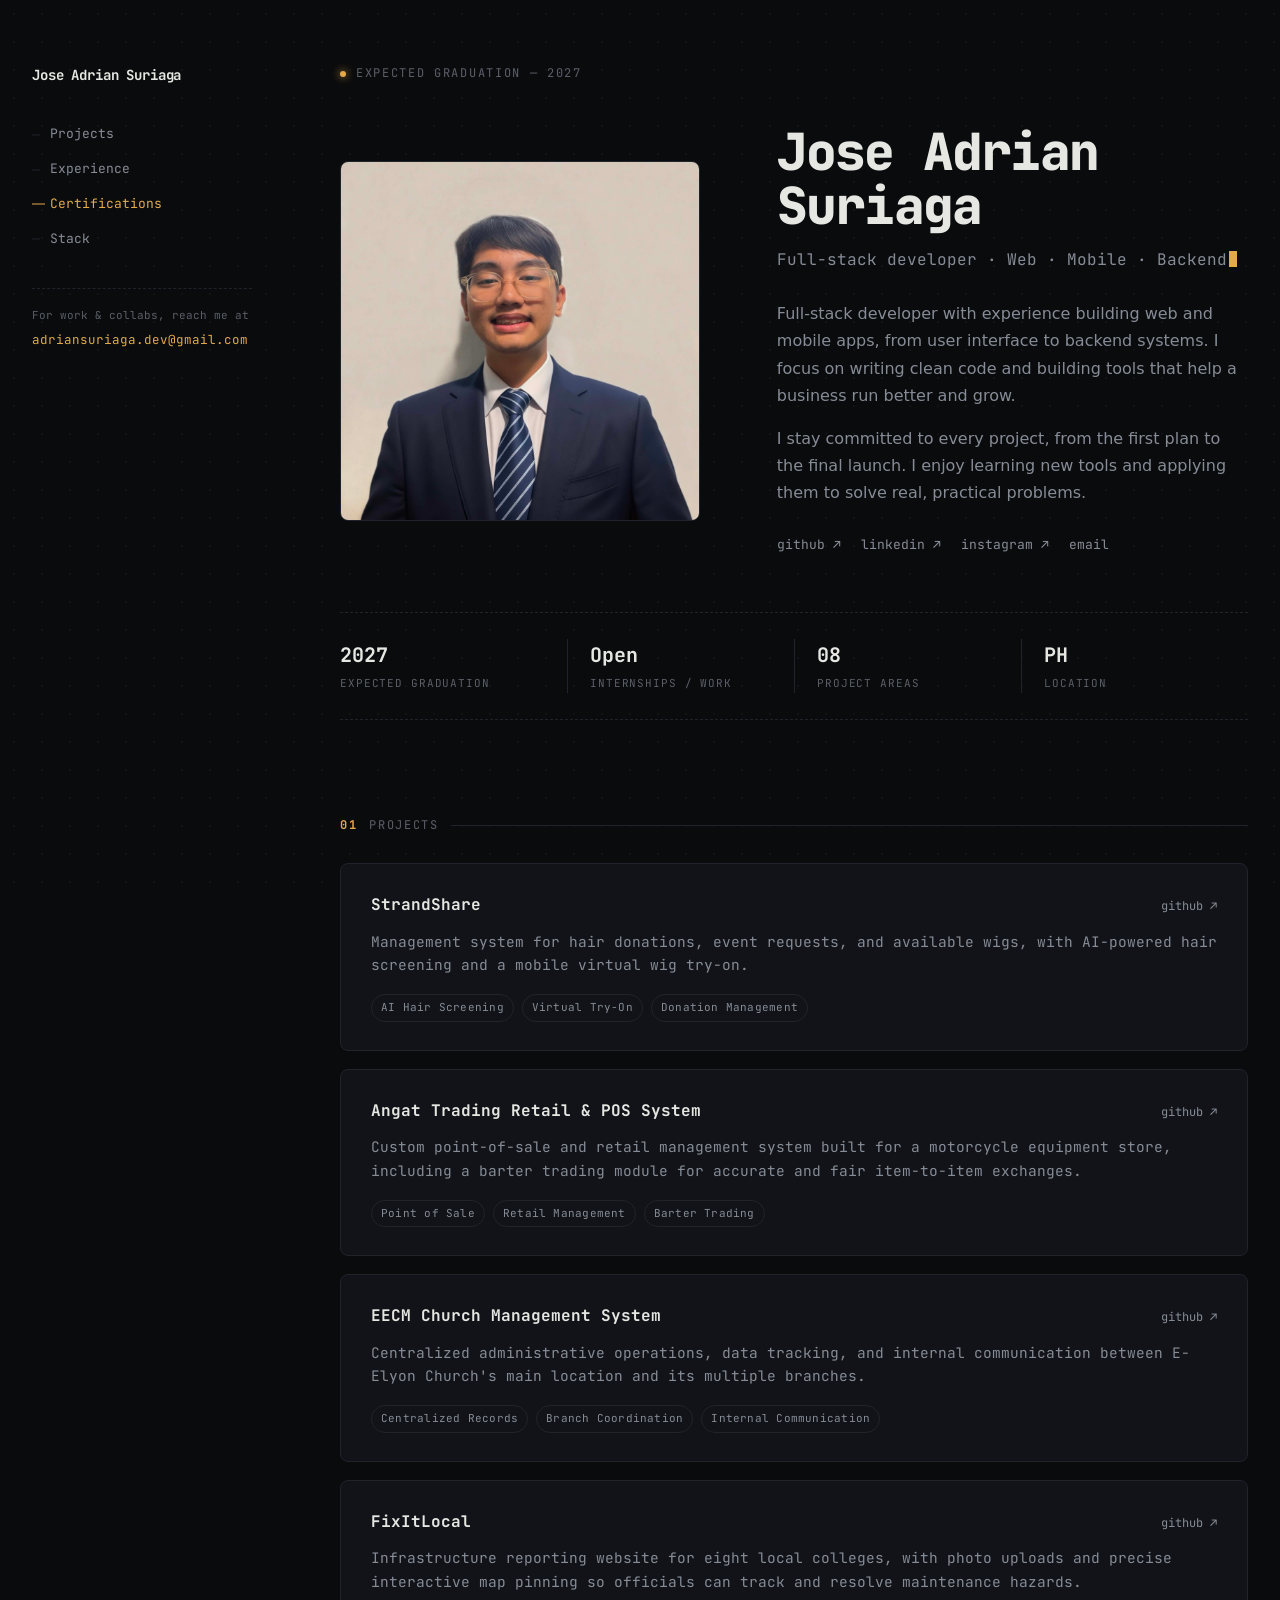
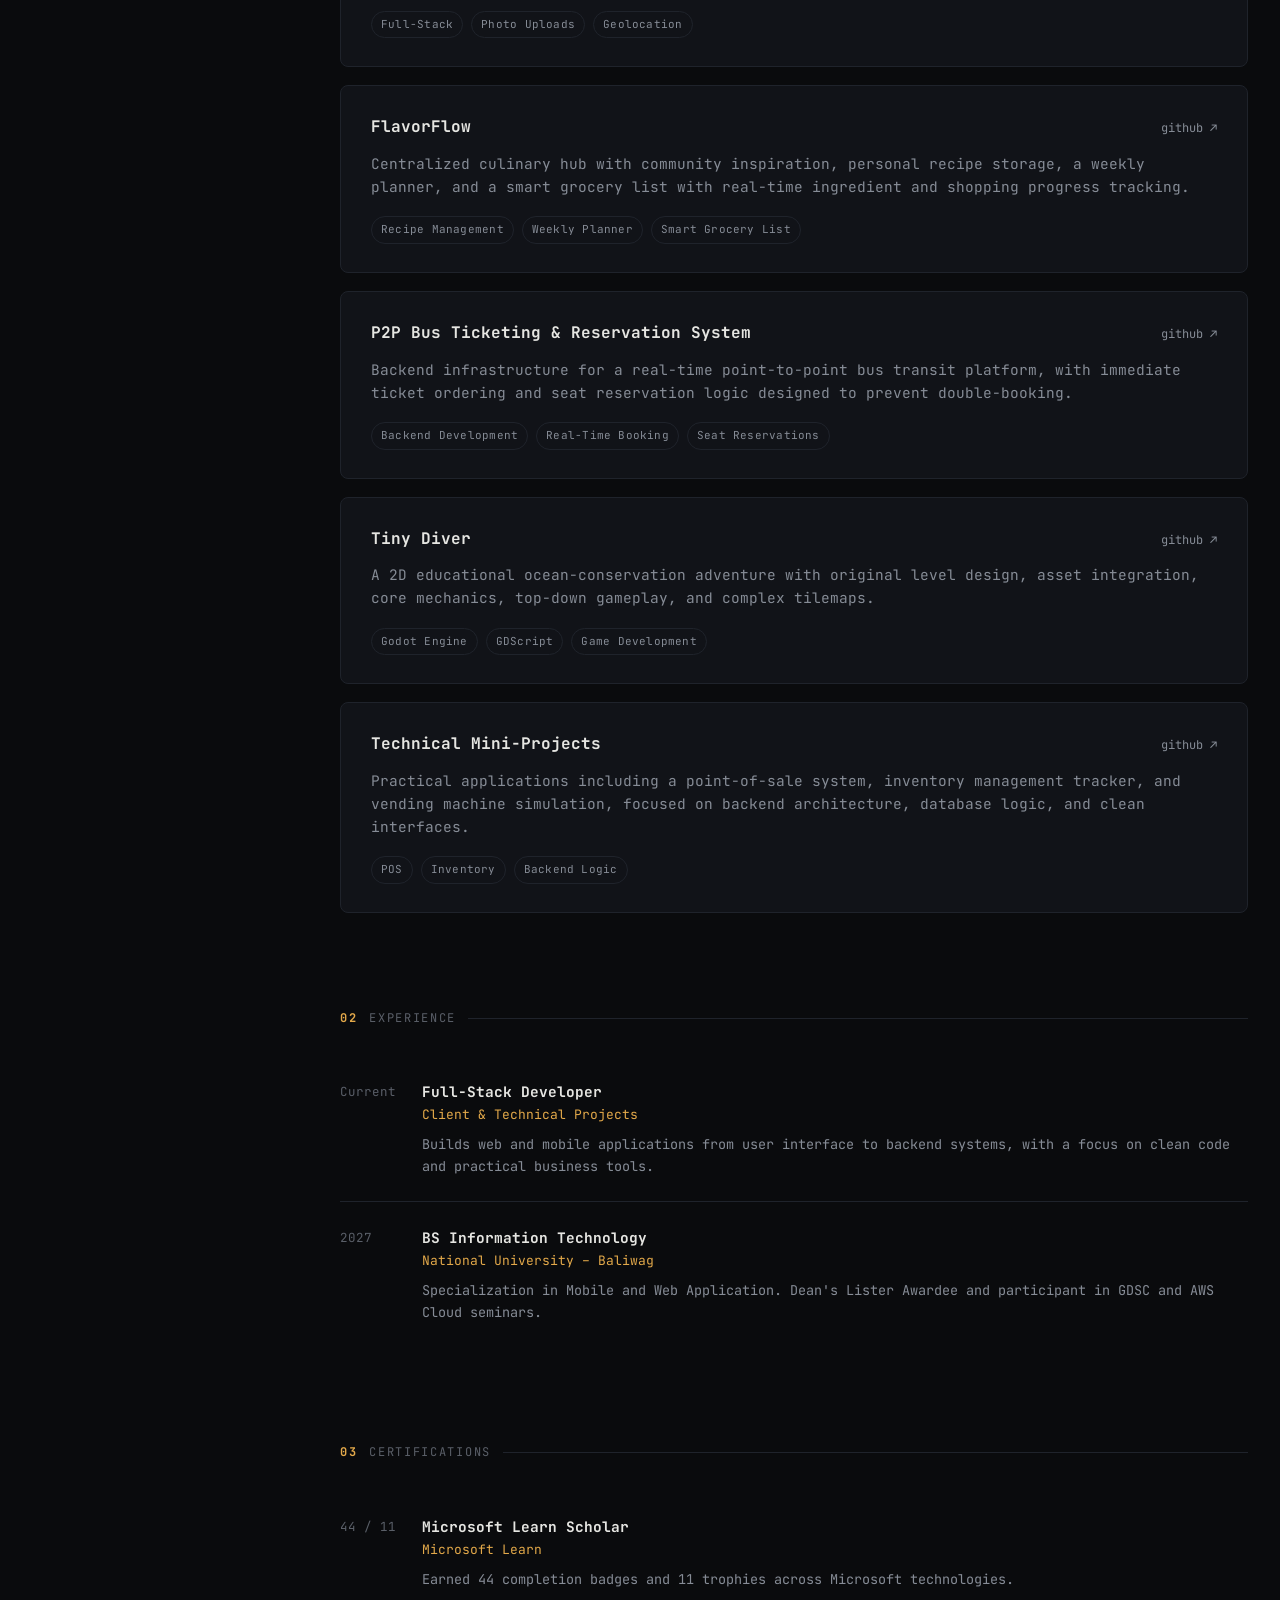
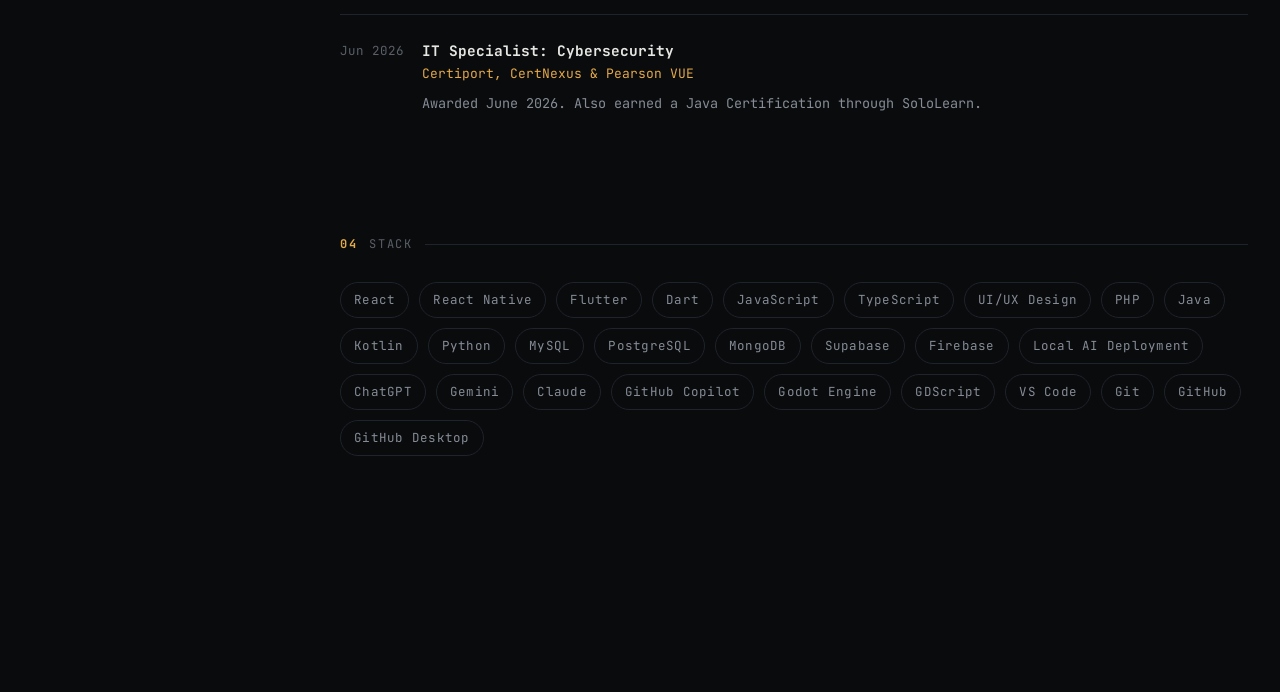
<file: index.html>
<!DOCTYPE html>
<html lang="en">
<head>
<meta charset="UTF-8">
<meta name="viewport" content="width=device-width, initial-scale=1.0">
<meta name="description" content="Portfolio of Jose Adrian Suriaga, a full-stack developer building practical web, mobile, and backend systems.">
<title>Jose Adrian Suriaga</title>
<link rel="icon" type="image/jpeg" href="ProfilePicture_JoseAdrianSuriaga.jpg">
<link rel="preconnect" href="https://fonts.googleapis.com">
<link rel="preconnect" href="https://fonts.gstatic.com" crossorigin>
<link href="https://fonts.googleapis.com/css2?family=JetBrains+Mono:wght@400;500;600;700;800&display=swap" rel="stylesheet">
<style>
  :root{
    --bg:#0a0b0d;
    --panel:#111318;
    --border:#1f232b;
    --text:#e6e6e2;
    --muted:#868c96;
    --muted-2:#5a5f68;
    --accent:#e3a94a;
    --accent-dim:rgba(227,169,74,0.14);
  }

  *{box-sizing:border-box;}

  html{scroll-behavior:smooth;}

  body{
    margin:0;
    overflow-x:hidden;
    background:var(--bg);
    color:var(--text);
    font-family:'JetBrains Mono', monospace;
    line-height:1.6;
    -webkit-font-smoothing:antialiased;
  }

  /* faint dot-grid texture */
  body::before{
    content:"";
    position:fixed;
    inset:0;
    background-image:radial-gradient(var(--border) 1px, transparent 1px);
    background-size:28px 28px;
    opacity:.35;
    pointer-events:none;
    z-index:0;
  }

  a{color:inherit;}

  a:focus-visible, button:focus-visible{
    outline:2px solid var(--accent);
    outline-offset:3px;
    border-radius:2px;
  }

  .wrap{
    position:relative;
    z-index:1;
    max-width:1480px;
    margin:0 auto;
    padding:64px 32px 140px;
  }

  .layout{
    display:flex;
    align-items:flex-start;
    gap:88px;
  }

  /* ---- sidebar ---- */

  .sidebar{
    flex:none;
    width:220px;
    position:sticky;
    top:56px;
    display:flex;
    flex-direction:column;
    gap:32px;
  }

  .brand{
    font-weight:700;
    font-size:14px;
    letter-spacing:-.01em;
  }

  .side-nav{
    display:flex;
    flex-direction:column;
    gap:2px;
  }

  .side-nav a{
    position:relative;
    display:block;
    padding:6px 0 6px 18px;
    font-size:13px;
    color:var(--muted);
    text-decoration:none;
    transition:color .15s;
  }

  .side-nav a::before{
    content:"";
    position:absolute;
    left:0; top:50%;
    transform:translateY(-50%);
    width:8px; height:1px;
    background:var(--border);
    transition:width .2s, background .2s;
  }

  .side-nav a:hover{color:var(--text);}

  .side-nav a.active{color:var(--accent);}
  .side-nav a.active::before{width:13px; background:var(--accent);}

  .side-footer{
    border-top:1px dashed var(--border);
    padding-top:18px;
    font-size:11px;
    color:var(--muted-2);
    line-height:1.6;
  }

  .side-footer a{
    display:inline-block;
    margin-top:6px;
    color:var(--accent);
    text-decoration:none;
    font-size:12.5px;
    word-break:break-all;
  }
  .side-footer a:hover{text-decoration:underline;}

  .main{
    flex:1;
    min-width:0;
  }

  .eyebrow{
    font-size:12px;
    letter-spacing:.14em;
    text-transform:uppercase;
    color:var(--muted-2);
    display:flex;
    align-items:center;
    gap:10px;
    margin-bottom:42px;
  }

  .eyebrow .dot{
    width:6px;height:6px;border-radius:50%;
    background:var(--accent);
    box-shadow:0 0 8px var(--accent);
  }

  /* ---- hero ---- */

  .hero{
    display:grid;
    grid-template-columns:minmax(280px, 360px) minmax(0, 1fr);
    align-items:center;
    gap:clamp(48px, 6vw, 88px);
    margin-bottom:56px;
  }

  .avatar{
    display:block;
    width:100%;
    height:auto;
    aspect-ratio:1;
    border:1px solid var(--border);
    border-radius:8px;
    object-fit:cover;
    background:var(--panel);
  }

  .hero-copy{min-width:0;}

  .name{
    font-size:clamp(38px, 4vw, 58px);
    font-weight:800;
    letter-spacing:-.035em;
    line-height:1.05;
    margin:0 0 14px;
    overflow-wrap:break-word;
  }

  .tagline{
    color:var(--muted);
    font-size:16px;
    min-height:1.6em;
  }

  .summary{
    max-width:720px;
    margin-top:28px;
    color:var(--muted);
    font-family:system-ui, -apple-system, BlinkMacSystemFont, "Segoe UI", sans-serif;
    font-size:16px;
    line-height:1.7;
  }

  .summary p{margin:0 0 16px;}
  .summary p:last-child{margin-bottom:0;}

  .cursor{
    display:inline-block;
    width:8px;height:1em;
    background:var(--accent);
    margin-left:2px;
    vertical-align:-2px;
    animation:blink 1s steps(1) infinite;
  }

  @keyframes blink{50%{opacity:0;}}

  .links{
    display:flex;
    flex-wrap:wrap;
    gap:20px;
    margin:28px 0 0;
    font-size:13px;
  }

  .links a{
    text-decoration:none;
    color:var(--muted);
    border-bottom:1px solid transparent;
    transition:color .15s, border-color .15s;
  }

  .links a:hover{
    color:var(--accent);
    border-color:var(--accent);
  }

  /* ---- stats ---- */

  .stats{
    display:grid;
    grid-template-columns:repeat(4,1fr);
    border-top:1px dashed var(--border);
    border-bottom:1px dashed var(--border);
    margin:0 0 96px;
    padding:26px 0;
  }

  .stat{
    min-width:0;
    padding:0 22px;
    border-left:1px solid var(--border);
  }
  .stat:first-child{border-left:none;padding-left:0;}

  .stat .num{
    font-size:20px;
    font-weight:700;
    color:var(--text);
  }
  .stat .label{
    font-size:11px;
    letter-spacing:.08em;
    text-transform:uppercase;
    color:var(--muted-2);
    margin-top:4px;
  }

  /* ---- sections ---- */

  section{margin-bottom:96px;}

  .section-label{
    font-size:12px;
    letter-spacing:.14em;
    text-transform:uppercase;
    color:var(--muted-2);
    margin-bottom:28px;
    display:flex;
    align-items:center;
    gap:12px;
  }
  .section-label .num{
    color:var(--accent);
    font-weight:700;
  }
  .section-label::after{
    content:"";
    flex:1;
    height:1px;
    background:var(--border);
  }

  /* projects */

  .project{
    border:1px solid var(--border);
    background:var(--panel);
    border-radius:8px;
    padding:28px 30px;
    margin-bottom:18px;
    transition:border-color .15s;
  }
  .project:hover{border-color:var(--accent);}

  .project-top{
    display:flex;
    justify-content:space-between;
    align-items:baseline;
    gap:12px;
  }

  .project-name{
    font-weight:700;
    font-size:16px;
  }

  .project-link{
    font-size:12px;
    color:var(--muted);
    text-decoration:none;
    white-space:nowrap;
  }
  .project-link:hover{color:var(--accent);}

  .project-desc{
    max-width:940px;
    color:var(--muted);
    font-size:14.5px;
    margin:12px 0 18px;
  }

  .tags{display:flex;flex-wrap:wrap;gap:8px;}

  .tag{
    font-size:11px;
    padding:4px 9px;
    border:1px solid var(--border);
    border-radius:99px;
    color:var(--muted);
    letter-spacing:.02em;
  }

  .tag.placeholder{
    color:var(--muted-2);
    border-style:dashed;
  }

  /* experience */

  .exp-row{
    display:grid;
    grid-template-columns:64px 1fr;
    gap:18px;
    padding:24px 0;
    border-bottom:1px solid var(--border);
  }
  .exp-row:last-child{border-bottom:none;}

  .exp-year{
    color:var(--muted-2);
    font-size:12.5px;
    padding-top:2px;
  }

  .exp-role{
    font-weight:700;
    font-size:14.5px;
  }
  .exp-org{
    color:var(--accent);
    font-size:13px;
    margin-top:2px;
  }
  .exp-desc{
    color:var(--muted);
    font-size:13.5px;
    margin-top:8px;
  }

  /* stack */

  .stack-grid{
    display:flex;
    flex-wrap:wrap;
    gap:10px;
  }
  .stack-grid .tag{
    font-size:12.5px;
    padding:7px 13px;
  }

  /* footer */

  @media (max-width:1100px){
    .wrap{padding-inline:26px;}
    .layout{gap:48px;}
    .sidebar{width:190px;}
    .hero{grid-template-columns:minmax(240px, 300px) minmax(0, 1fr);gap:40px;}
  }

  @media (max-width:860px){
    .layout{flex-direction:column; gap:36px;}
    .sidebar{
      position:static;
      width:100%;
      min-width:0;
      flex-direction:row;
      flex-wrap:wrap;
      align-items:center;
      gap:20px 28px;
    }
    .side-nav{flex-direction:row; flex-wrap:wrap; gap:4px 20px;}
    .side-nav a{padding-left:14px;}
    .side-footer{
      border-top:none;
      padding-top:0;
      width:100%;
    }
    .main{width:100%;}
  }

  @media (max-width:700px){
    .wrap{padding:42px 20px 100px;}
    .hero{grid-template-columns:1fr;gap:34px;}
    .avatar{max-width:360px;}
    .name{font-size:38px;}
    .stats{margin-bottom:76px;}
    section{margin-bottom:76px;}
  }

  @media (max-width:600px){
    .sidebar{
      display:grid;
      grid-template-columns:1fr;
      align-items:start;
      gap:22px;
    }
    .side-nav{
      display:grid;
      grid-template-columns:repeat(2, minmax(0, 1fr));
      width:100%;
      gap:4px 12px;
    }
    .side-footer{min-width:0;}
    .side-footer a{display:block;max-width:100%;overflow-wrap:anywhere;}
    .name{font-size:34px;}
    .stats{grid-template-columns:repeat(2,1fr);row-gap:20px;}
    .stat{padding:0 14px;}
    .stat:nth-child(3){border-left:none;padding-left:0;}
    .exp-row{grid-template-columns:1fr;}
    .project{padding:22px 20px;}
    .project-top{flex-direction:column;align-items:flex-start;}
  }

  @media (prefers-reduced-motion: reduce){
    .cursor{animation:none;}
  }
</style>
</head>
<body>

<div class="wrap">
<div class="layout">

  <!-- SIDEBAR -->
  <aside class="sidebar">
    <div class="brand">Jose Adrian Suriaga</div>

    <nav class="side-nav">
      <a href="#projects" data-section="projects" class="active">Projects</a>
      <a href="#experience" data-section="experience">Experience</a>
      <a href="#certifications" data-section="certifications">Certifications</a>
      <a href="#stack" data-section="stack">Stack</a>
    </nav>

    <div class="side-footer">
      For work &amp; collabs, reach me at
      <a href="mailto:adriansuriaga.dev@gmail.com">adriansuriaga.dev@gmail.com</a>
    </div>
  </aside>

  <main class="main">

  <div class="eyebrow"><span class="dot"></span>EXPECTED GRADUATION — 2027</div>

  <!-- HERO -->
  <div class="hero">
    <img class="avatar" src="ProfilePicture_JoseAdrianSuriaga.jpg" alt="Portrait of Jose Adrian Suriaga" width="360" height="360">
    <div class="hero-copy">
      <h1 class="name">Jose Adrian Suriaga</h1>
      <div class="tagline" id="tagline"><span id="tagline-text"></span><span class="cursor"></span></div>

      <div class="summary">
        <p>Full-stack developer with experience building web and mobile apps, from user interface to backend systems. I focus on writing clean code and building tools that help a business run better and grow.</p>
        <p>I stay committed to every project, from the first plan to the final launch. I enjoy learning new tools and applying them to solve real, practical problems.</p>
      </div>

      <div class="links">
        <a href="https://github.com/JaesNOLIMIT" target="_blank" rel="noopener">github ↗</a>
        <a href="https://www.linkedin.com/in/jose-adrian-suriaga-961773423" target="_blank" rel="noopener">linkedin ↗</a>
        <a href="https://www.instagram.com/adriansuriaga" target="_blank" rel="noopener">instagram ↗</a>
        <a href="mailto:adriansuriaga.dev@gmail.com">email</a>
      </div>
    </div>
  </div>

  <!-- STATS -->
  <div class="stats">
    <div class="stat">
      <div class="num">2027</div>
      <div class="label">Expected graduation</div>
    </div>
    <div class="stat">
      <div class="num">Open</div>
      <div class="label">Internships / work</div>
    </div>
    <div class="stat">
      <div class="num">08</div>
      <div class="label">Project areas</div>
    </div>
    <div class="stat">
      <div class="num">PH</div>
      <div class="label">Location</div>
    </div>
  </div>

  <!-- PROJECTS -->
  <section id="projects">
    <div class="section-label"><span class="num">01</span> Projects</div>

    <div class="project">
      <div class="project-top">
        <div class="project-name">StrandShare</div>
        <a class="project-link" href="https://github.com/JaesNOLIMIT" target="_blank" rel="noopener">github ↗</a>
      </div>
      <div class="project-desc">
        Management system for hair donations, event requests, and available wigs,
        with AI-powered hair screening and a mobile virtual wig try-on.
      </div>
      <div class="tags">
        <span class="tag">AI Hair Screening</span>
        <span class="tag">Virtual Try-On</span>
        <span class="tag">Donation Management</span>
      </div>
    </div>

    <div class="project">
      <div class="project-top">
        <div class="project-name">Angat Trading Retail &amp; POS System</div>
        <a class="project-link" href="https://github.com/JaesNOLIMIT" target="_blank" rel="noopener">github ↗</a>
      </div>
      <div class="project-desc">Custom point-of-sale and retail management system built for a motorcycle equipment store, including a barter trading module for accurate and fair item-to-item exchanges.</div>
      <div class="tags">
        <span class="tag">Point of Sale</span>
        <span class="tag">Retail Management</span>
        <span class="tag">Barter Trading</span>
      </div>
    </div>

    <div class="project">
      <div class="project-top">
        <div class="project-name">EECM Church Management System</div>
        <a class="project-link" href="https://github.com/JaesNOLIMIT" target="_blank" rel="noopener">github ↗</a>
      </div>
      <div class="project-desc">Centralized administrative operations, data tracking, and internal communication between E-Elyon Church's main location and its multiple branches.</div>
      <div class="tags">
        <span class="tag">Centralized Records</span>
        <span class="tag">Branch Coordination</span>
        <span class="tag">Internal Communication</span>
      </div>
    </div>

    <div class="project">
      <div class="project-top">
        <div class="project-name">FixItLocal</div>
        <a class="project-link" href="https://github.com/JaesNOLIMIT" target="_blank" rel="noopener">github ↗</a>
      </div>
      <div class="project-desc">Infrastructure reporting website for eight local colleges, with photo uploads and precise interactive map pinning so officials can track and resolve maintenance hazards.</div>
      <div class="tags">
        <span class="tag">Full-Stack</span>
        <span class="tag">Photo Uploads</span>
        <span class="tag">Geolocation</span>
      </div>
    </div>

    <div class="project">
      <div class="project-top">
        <div class="project-name">FlavorFlow</div>
        <a class="project-link" href="https://github.com/JaesNOLIMIT" target="_blank" rel="noopener">github ↗</a>
      </div>
      <div class="project-desc">Centralized culinary hub with community inspiration, personal recipe storage, a weekly planner, and a smart grocery list with real-time ingredient and shopping progress tracking.</div>
      <div class="tags">
        <span class="tag">Recipe Management</span>
        <span class="tag">Weekly Planner</span>
        <span class="tag">Smart Grocery List</span>
      </div>
    </div>

    <div class="project">
      <div class="project-top">
        <div class="project-name">P2P Bus Ticketing &amp; Reservation System</div>
        <a class="project-link" href="https://github.com/JaesNOLIMIT" target="_blank" rel="noopener">github ↗</a>
      </div>
      <div class="project-desc">Backend infrastructure for a real-time point-to-point bus transit platform, with immediate ticket ordering and seat reservation logic designed to prevent double-booking.</div>
      <div class="tags">
        <span class="tag">Backend Development</span>
        <span class="tag">Real-Time Booking</span>
        <span class="tag">Seat Reservations</span>
      </div>
    </div>

    <div class="project">
      <div class="project-top">
        <div class="project-name">Tiny Diver</div>
        <a class="project-link" href="https://github.com/JaesNOLIMIT" target="_blank" rel="noopener">github ↗</a>
      </div>
      <div class="project-desc">A 2D educational ocean-conservation adventure with original level design, asset integration, core mechanics, top-down gameplay, and complex tilemaps.</div>
      <div class="tags">
        <span class="tag">Godot Engine</span>
        <span class="tag">GDScript</span>
        <span class="tag">Game Development</span>
      </div>
    </div>

    <div class="project">
      <div class="project-top">
        <div class="project-name">Technical Mini-Projects</div>
        <a class="project-link" href="https://github.com/JaesNOLIMIT" target="_blank" rel="noopener">github ↗</a>
      </div>
      <div class="project-desc">Practical applications including a point-of-sale system, inventory management tracker, and vending machine simulation, focused on backend architecture, database logic, and clean interfaces.</div>
      <div class="tags">
        <span class="tag">POS</span>
        <span class="tag">Inventory</span>
        <span class="tag">Backend Logic</span>
      </div>
    </div>
  </section>

  <!-- EXPERIENCE -->
  <section id="experience">
    <div class="section-label"><span class="num">02</span> Experience</div>

    <div class="exp-row">
      <div class="exp-year">Current</div>
      <div>
        <div class="exp-role">Full-Stack Developer</div>
        <div class="exp-org">Client &amp; Technical Projects</div>
        <div class="exp-desc">Builds web and mobile applications from user interface to backend systems, with a focus on clean code and practical business tools.</div>
      </div>
    </div>

    <div class="exp-row">
      <div class="exp-year">2027</div>
      <div>
        <div class="exp-role">BS Information Technology</div>
        <div class="exp-org">National University – Baliwag</div>
        <div class="exp-desc">Specialization in Mobile and Web Application. Dean's Lister Awardee and participant in GDSC and AWS Cloud seminars.</div>
      </div>
    </div>
  </section>

  <!-- CERTIFICATIONS -->
  <section id="certifications">
    <div class="section-label"><span class="num">03</span> Certifications</div>

    <div class="exp-row">
      <div class="exp-year">44 / 11</div>
      <div>
        <div class="exp-role">Microsoft Learn Scholar</div>
        <div class="exp-org">Microsoft Learn</div>
        <div class="exp-desc">Earned 44 completion badges and 11 trophies across Microsoft technologies.</div>
      </div>
    </div>

    <div class="exp-row">
      <div class="exp-year">Jun 2026</div>
      <div>
        <div class="exp-role">IT Specialist: Cybersecurity</div>
        <div class="exp-org">Certiport, CertNexus &amp; Pearson VUE</div>
        <div class="exp-desc">Awarded June 2026. Also earned a Java Certification through SoloLearn.</div>
      </div>
    </div>
  </section>

  <!-- STACK -->
  <section id="stack">
    <div class="section-label"><span class="num">04</span> Stack</div>
    <div class="stack-grid">
      <span class="tag">React</span>
      <span class="tag">React Native</span>
      <span class="tag">Flutter</span>
      <span class="tag">Dart</span>
      <span class="tag">JavaScript</span>
      <span class="tag">TypeScript</span>
      <span class="tag">UI/UX Design</span>
      <span class="tag">PHP</span>
      <span class="tag">Java</span>
      <span class="tag">Kotlin</span>
      <span class="tag">Python</span>
      <span class="tag">MySQL</span>
      <span class="tag">PostgreSQL</span>
      <span class="tag">MongoDB</span>
      <span class="tag">Supabase</span>
      <span class="tag">Firebase</span>
      <span class="tag">Local AI Deployment</span>
      <span class="tag">ChatGPT</span>
      <span class="tag">Gemini</span>
      <span class="tag">Claude</span>
      <span class="tag">GitHub Copilot</span>
      <span class="tag">Godot Engine</span>
      <span class="tag">GDScript</span>
      <span class="tag">VS Code</span>
      <span class="tag">Git</span>
      <span class="tag">GitHub</span>
      <span class="tag">GitHub Desktop</span>
    </div>
  </section>

  </main>

</div>
</div>

<script>
  const full = "Full-stack developer · Web · Mobile · Backend";
  const el = document.getElementById('tagline-text');
  const reduced = window.matchMedia('(prefers-reduced-motion: reduce)').matches;

  if (reduced) {
    el.textContent = full;
  } else {
    let i = 0;
    (function type(){
      if (i <= full.length) {
        el.textContent = full.slice(0, i);
        i++;
        setTimeout(type, 28);
      }
    })();
  }

  // scroll-spy: highlight the sidebar link for whichever section is in view
  const navLinks = document.querySelectorAll('.side-nav a');
  const linkFor = {};
  navLinks.forEach(a => linkFor[a.dataset.section] = a);

  const spy = new IntersectionObserver((entries) => {
    entries.forEach(entry => {
      if (entry.isIntersecting) {
        navLinks.forEach(a => a.classList.remove('active'));
        const link = linkFor[entry.target.id];
        if (link) link.classList.add('active');
      }
    });
  }, { rootMargin: '-35% 0px -55% 0px', threshold: 0 });

  document.querySelectorAll('main section[id]').forEach(s => spy.observe(s));
</script>

</body>
</html>
</file>
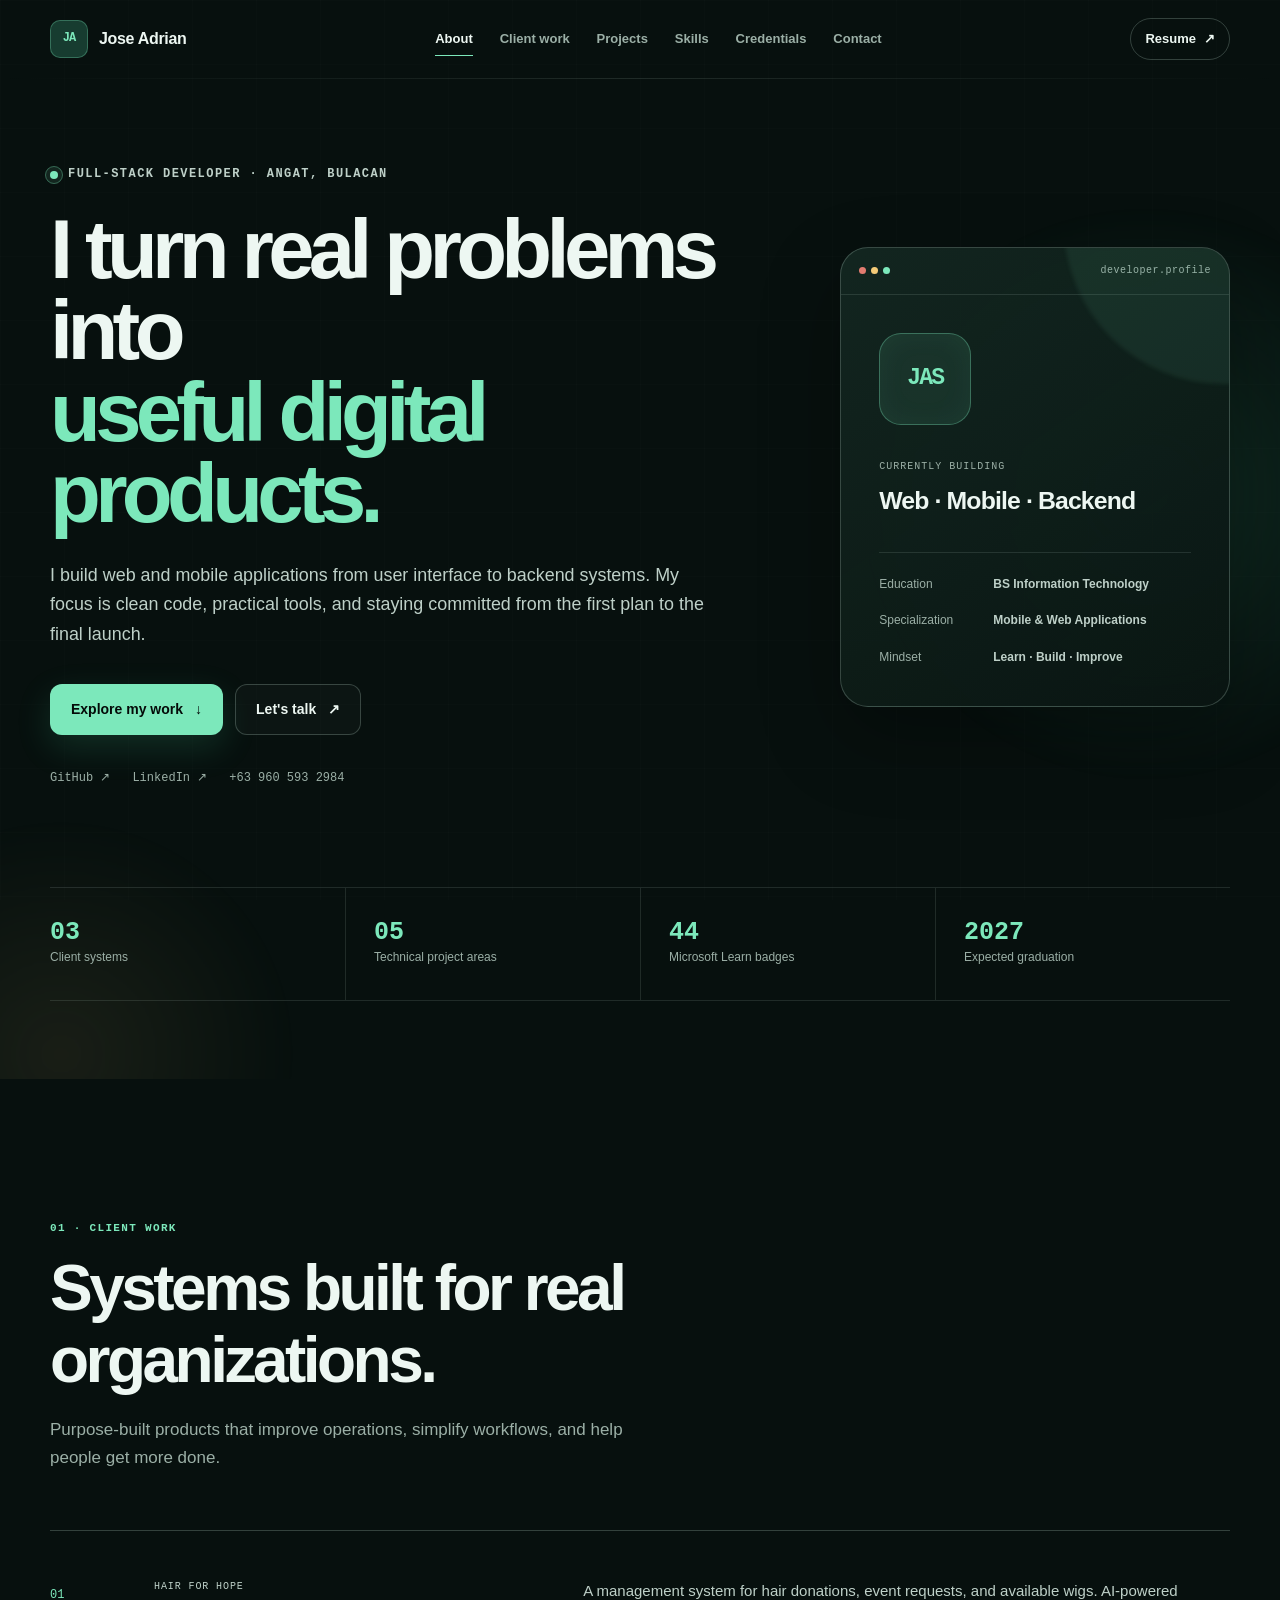
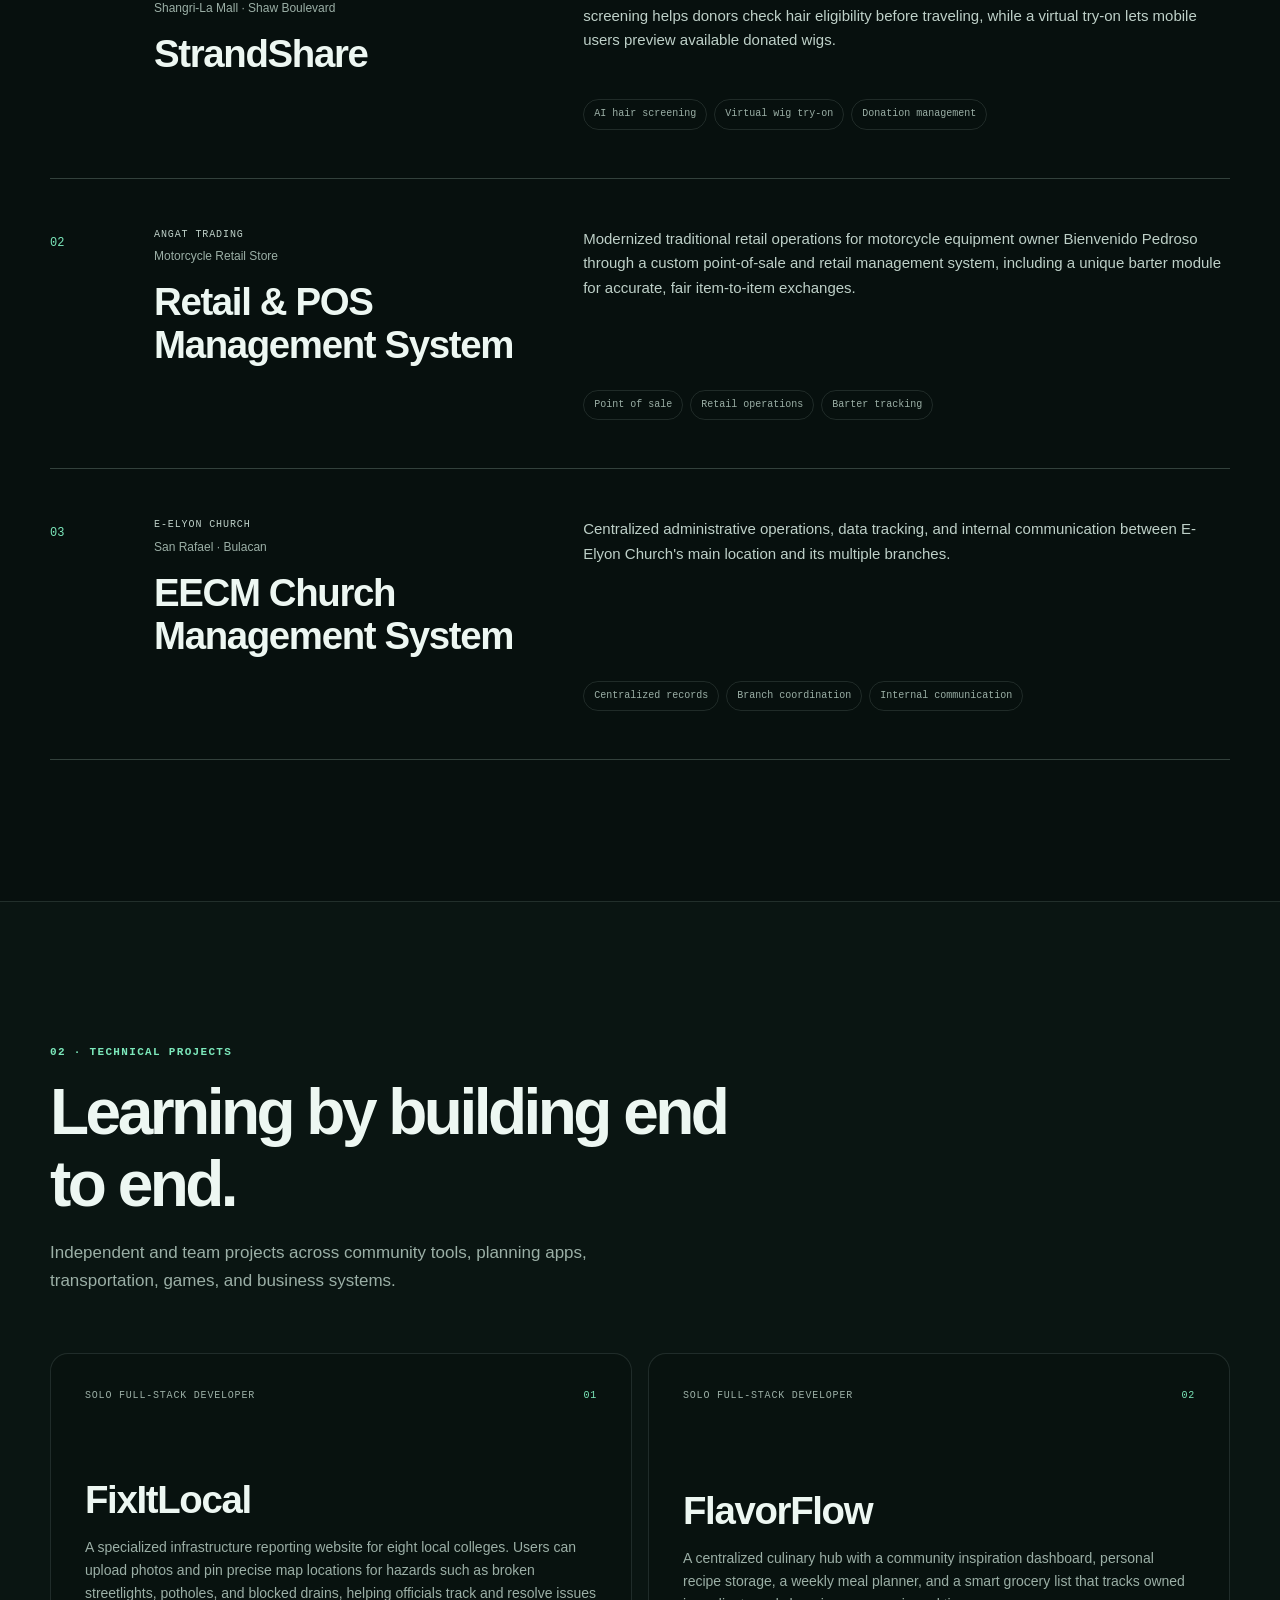
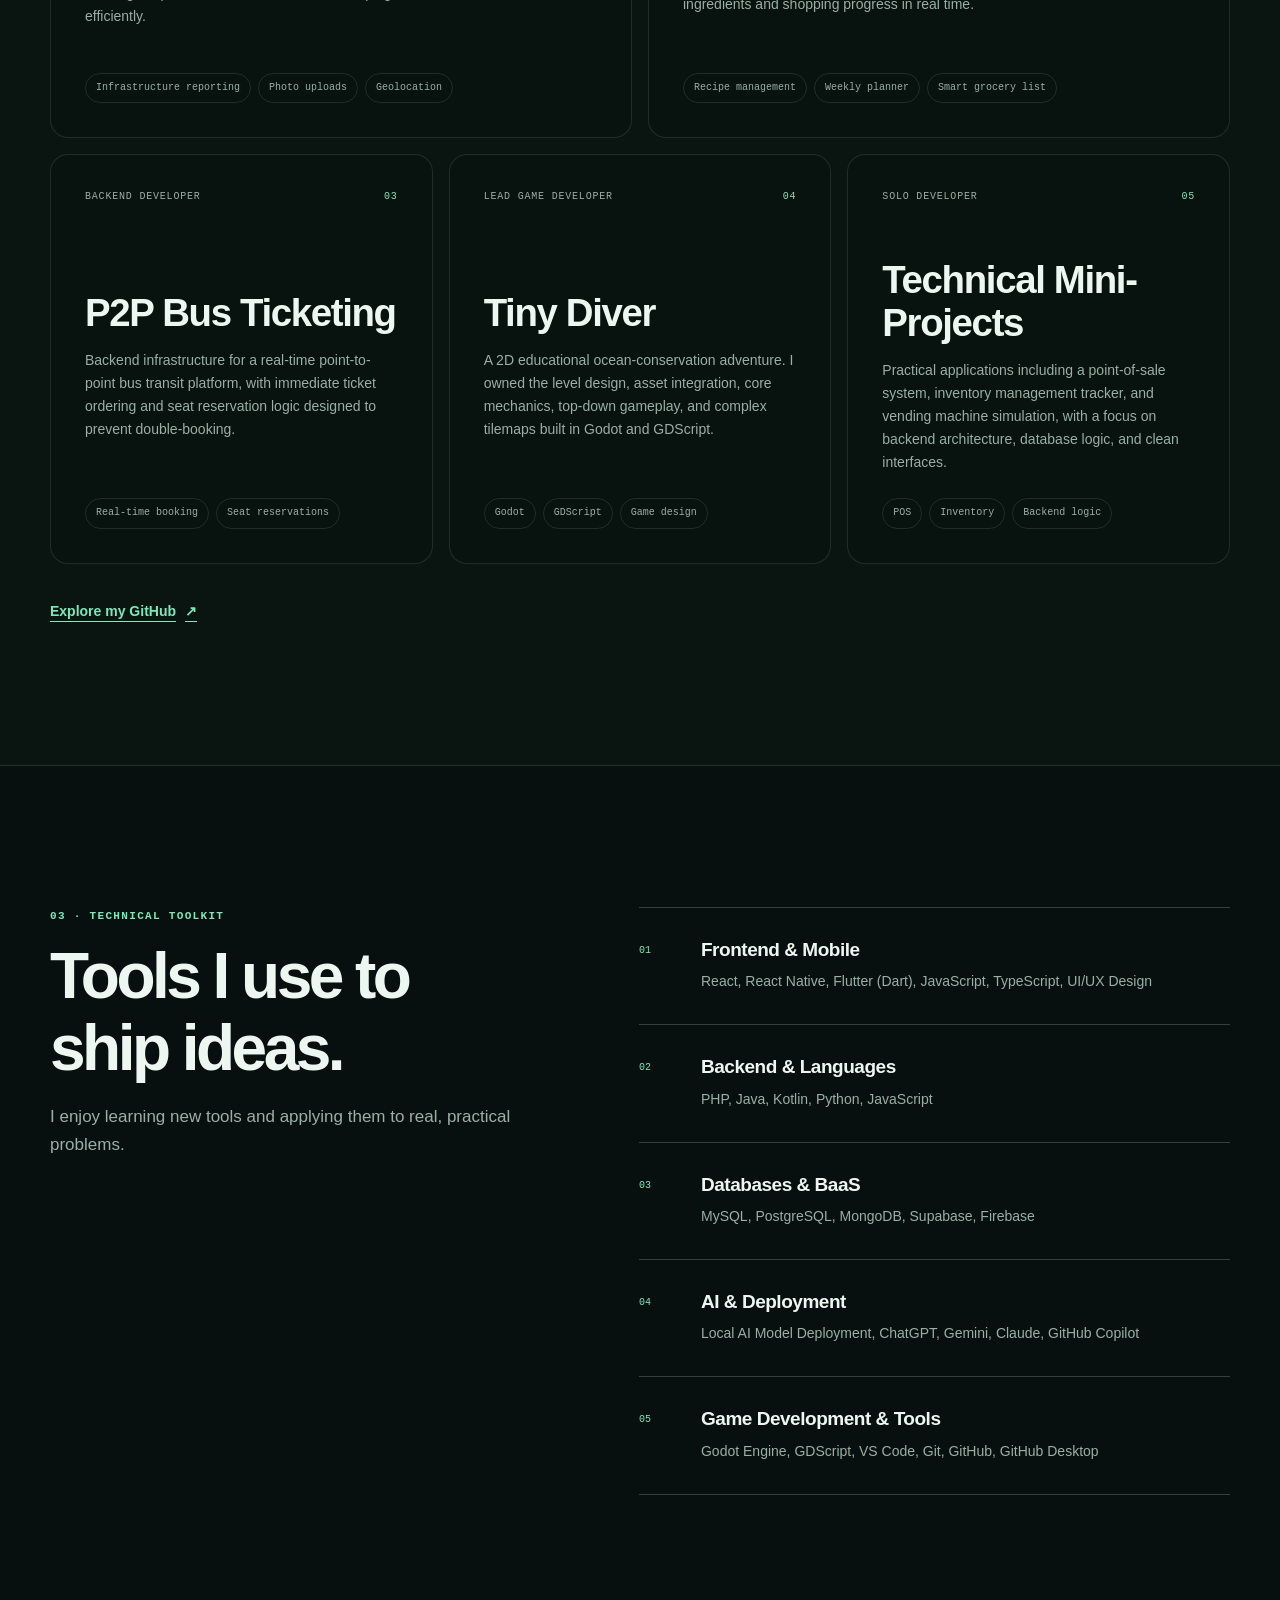
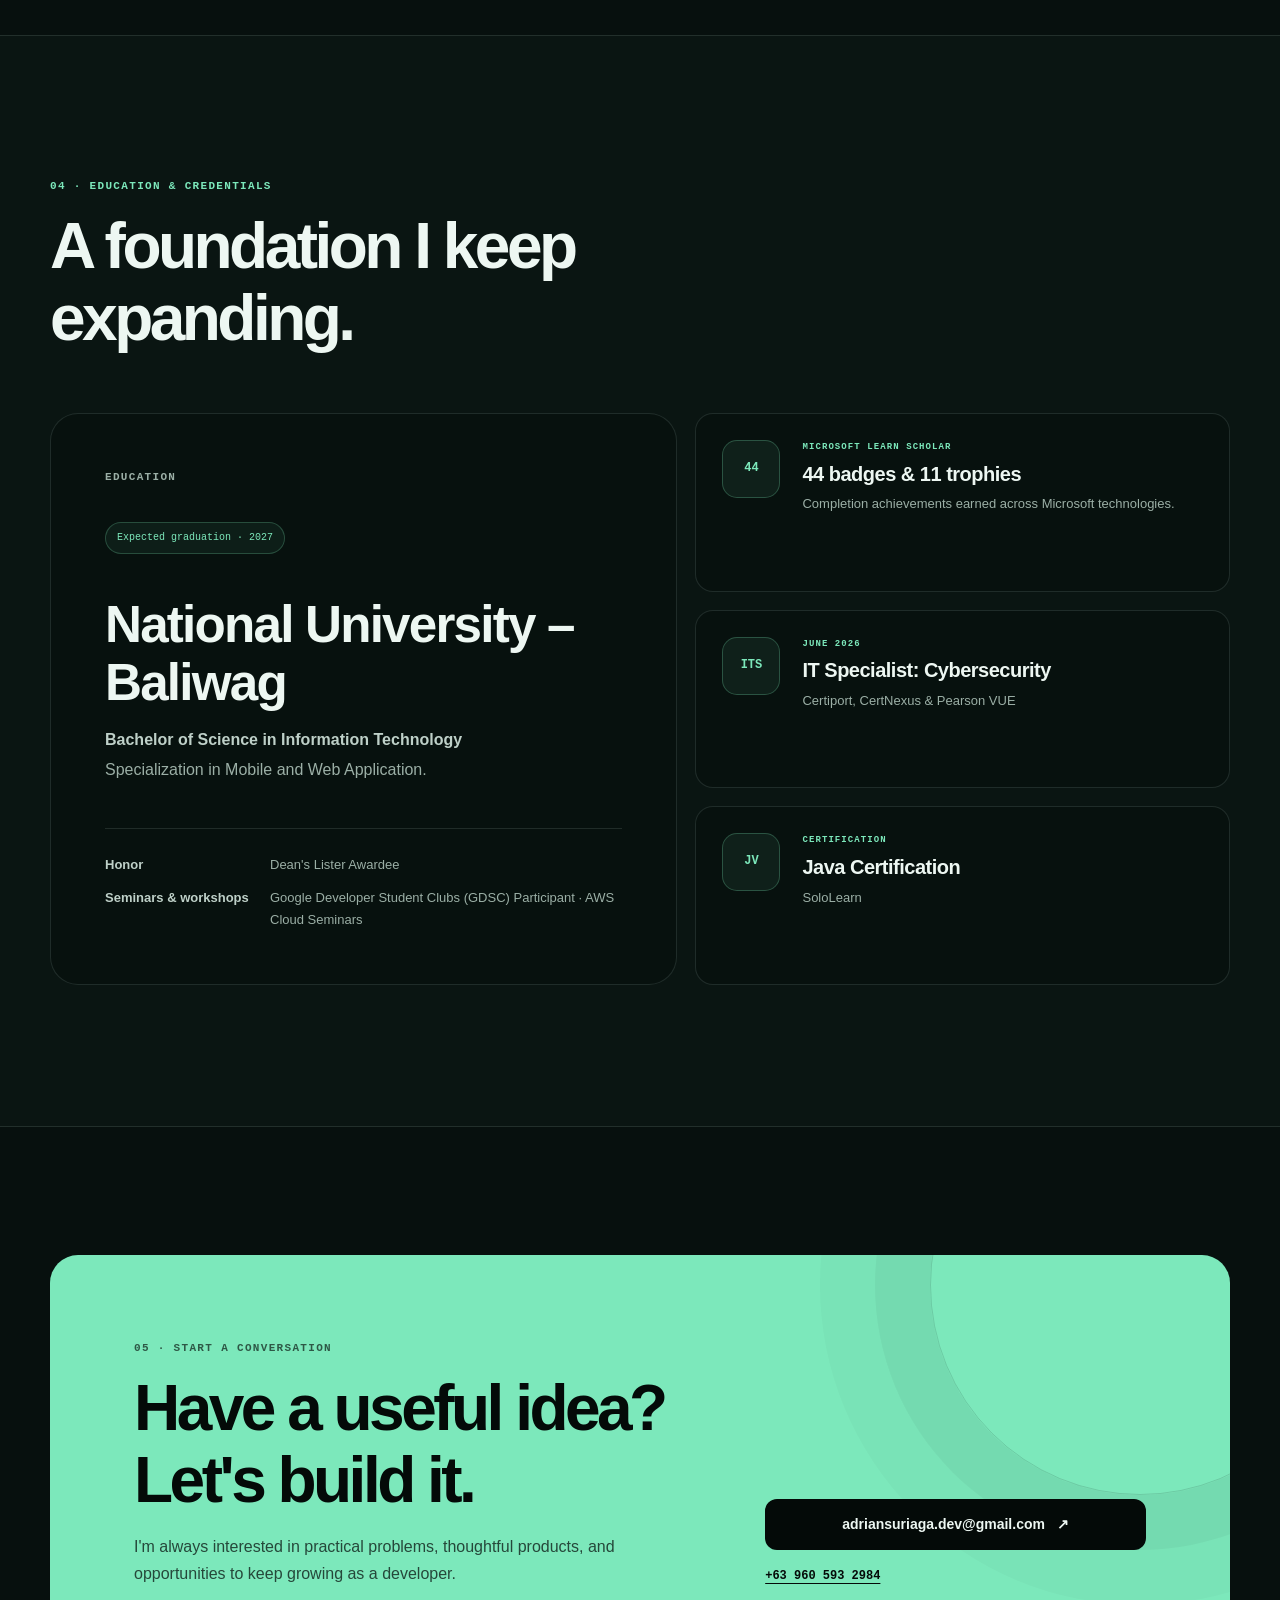
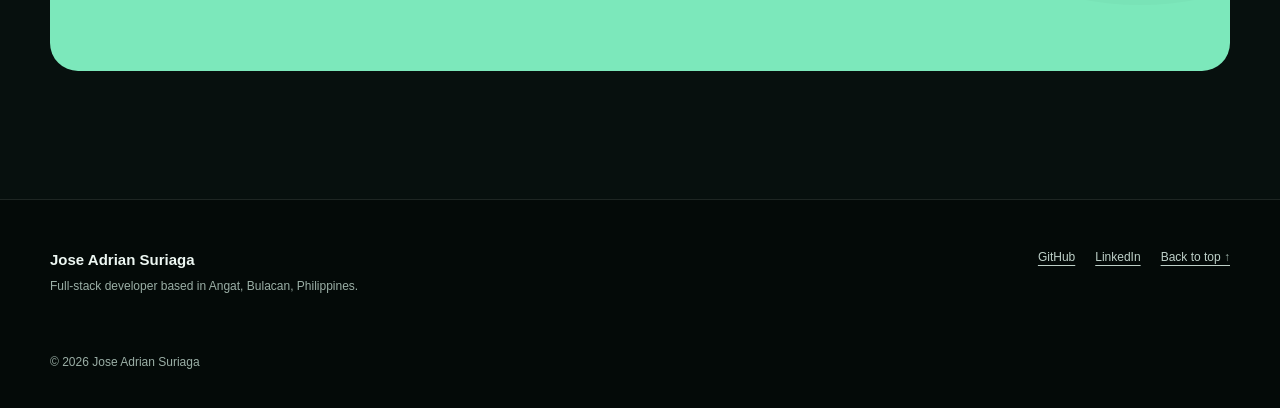
<file: Portfolio_V1.0/index.html>
<!doctype html>
<html lang="en">
<head>
  <meta charset="utf-8">
  <meta name="viewport" content="width=device-width, initial-scale=1">
  <meta name="description" content="Portfolio of Jose Adrian Suriaga, a full-stack developer building practical web, mobile, backend, and game experiences.">
  <meta name="theme-color" content="#08110f">
  <meta property="og:type" content="website">
  <meta property="og:title" content="Jose Adrian Suriaga | Full-Stack Developer">
  <meta property="og:description" content="Full-stack developer building useful web and mobile products from interface to backend.">
  <title>Jose Adrian Suriaga | Full-Stack Developer</title>

  <script>document.documentElement.classList.add('js');</script>
  <link rel="stylesheet" href="assets/css/styles.css">
  <script src="assets/js/main.js" defer></script>

  <script type="application/ld+json">
  {
    "@context": "https://schema.org",
    "@type": "Person",
    "name": "Jose Adrian Suriaga",
    "jobTitle": "Full-Stack Developer",
    "email": "mailto:adriansuriaga.dev@gmail.com",
    "telephone": "+63 960 593 2984",
    "address": {
      "@type": "PostalAddress",
      "addressLocality": "Angat",
      "addressRegion": "Bulacan, Central Luzon",
      "addressCountry": "PH"
    },
    "alumniOf": {
      "@type": "CollegeOrUniversity",
      "name": "National University - Baliwag"
    },
    "sameAs": [
      "https://github.com/JaesNOLIMIT",
      "https://www.linkedin.com/in/jose-adrian-suriaga-961773423"
    ]
  }
  </script>
</head>
<body>
  <a class="skip-link" href="#main-content">Skip to content</a>

  <header class="site-header" data-header>
    <div class="container header-inner">
      <a class="brand" href="#about" aria-label="Jose Adrian Suriaga, home">
        <span class="brand-mark" aria-hidden="true">JA</span>
        <span class="brand-name">Jose Adrian</span>
      </a>

      <nav class="site-nav" id="site-nav" aria-label="Primary navigation" data-nav>
        <a href="#about">About</a>
        <a href="#client-work">Client work</a>
        <a href="#projects">Projects</a>
        <a href="#skills">Skills</a>
        <a href="#credentials">Credentials</a>
        <a href="#contact">Contact</a>
      </nav>

      <div class="header-actions">
        <a class="resume-link" href="assets/documents/jose-adrian-suriaga-resume.pdf" target="_blank" rel="noopener">
          Resume <span aria-hidden="true">&#8599;</span>
        </a>
        <button class="menu-button" type="button" aria-expanded="false" aria-controls="site-nav" aria-label="Open menu" data-menu-button>
          <span></span><span></span><span></span>
        </button>
      </div>
    </div>
  </header>

  <main id="main-content">
    <section class="hero" id="about" aria-labelledby="hero-title">
      <div class="hero-glow hero-glow-one" aria-hidden="true"></div>
      <div class="hero-glow hero-glow-two" aria-hidden="true"></div>
      <div class="container hero-grid">
        <div class="hero-copy reveal">
          <p class="eyebrow"><span class="status-dot" aria-hidden="true"></span> Full-stack developer · Angat, Bulacan</p>
          <h1 id="hero-title">I turn real problems into <span>useful digital products.</span></h1>
          <p class="hero-intro">
            I build web and mobile applications from user interface to backend systems. My focus is clean code, practical tools, and staying committed from the first plan to the final launch.
          </p>
          <div class="hero-actions">
            <a class="button button-primary" href="#client-work">Explore my work <span aria-hidden="true">&#8595;</span></a>
            <a class="button button-secondary" href="mailto:adriansuriaga.dev@gmail.com">Let's talk <span aria-hidden="true">&#8599;</span></a>
          </div>
          <div class="social-links" aria-label="Social links">
            <a href="https://github.com/JaesNOLIMIT" target="_blank" rel="noopener">GitHub <span aria-hidden="true">&#8599;</span></a>
            <a href="https://www.linkedin.com/in/jose-adrian-suriaga-961773423" target="_blank" rel="noopener">LinkedIn <span aria-hidden="true">&#8599;</span></a>
            <a href="tel:+639605932984">+63 960 593 2984</a>
          </div>
        </div>

        <aside class="profile-card reveal" aria-label="Profile summary">
          <div class="profile-card-top">
            <span class="window-dots" aria-hidden="true"><i></i><i></i><i></i></span>
            <span>developer.profile</span>
          </div>
          <div class="profile-content">
            <div class="monogram" aria-hidden="true">JAS</div>
            <div>
              <p class="profile-label">Currently building</p>
              <p class="profile-value">Web · Mobile · Backend</p>
            </div>
            <div class="profile-divider"></div>
            <dl class="profile-facts">
              <div><dt>Education</dt><dd>BS Information Technology</dd></div>
              <div><dt>Specialization</dt><dd>Mobile &amp; Web Applications</dd></div>
              <div><dt>Mindset</dt><dd>Learn · Build · Improve</dd></div>
            </dl>
          </div>
        </aside>
      </div>

      <div class="container stats reveal" aria-label="Portfolio highlights">
        <div><strong>03</strong><span>Client systems</span></div>
        <div><strong>05</strong><span>Technical project areas</span></div>
        <div><strong>44</strong><span>Microsoft Learn badges</span></div>
        <div><strong>2027</strong><span>Expected graduation</span></div>
      </div>
    </section>

    <section class="section" id="client-work" aria-labelledby="client-work-title">
      <div class="container">
        <div class="section-heading reveal">
          <p class="section-kicker">01 · Client work</p>
          <h2 id="client-work-title">Systems built for real organizations.</h2>
          <p>Purpose-built products that improve operations, simplify workflows, and help people get more done.</p>
        </div>

        <div class="client-list">
          <article class="client-card reveal">
            <div class="client-index">01</div>
            <div class="client-main">
              <div class="client-meta"><span>Hair for Hope</span><span>Shangri-La Mall · Shaw Boulevard</span></div>
              <h3>StrandShare</h3>
              <p>A management system for hair donations, event requests, and available wigs. AI-powered screening helps donors check hair eligibility before traveling, while a virtual try-on lets mobile users preview available donated wigs.</p>
              <ul class="feature-list" aria-label="StrandShare features">
                <li>AI hair screening</li><li>Virtual wig try-on</li><li>Donation management</li>
              </ul>
            </div>
          </article>

          <article class="client-card reveal">
            <div class="client-index">02</div>
            <div class="client-main">
              <div class="client-meta"><span>Angat Trading</span><span>Motorcycle Retail Store</span></div>
              <h3>Retail &amp; POS Management System</h3>
              <p>Modernized traditional retail operations for motorcycle equipment owner Bienvenido Pedroso through a custom point-of-sale and retail management system, including a unique barter module for accurate, fair item-to-item exchanges.</p>
              <ul class="feature-list" aria-label="Angat Trading system features">
                <li>Point of sale</li><li>Retail operations</li><li>Barter tracking</li>
              </ul>
            </div>
          </article>

          <article class="client-card reveal">
            <div class="client-index">03</div>
            <div class="client-main">
              <div class="client-meta"><span>E-Elyon Church</span><span>San Rafael · Bulacan</span></div>
              <h3>EECM Church Management System</h3>
              <p>Centralized administrative operations, data tracking, and internal communication between E-Elyon Church's main location and its multiple branches.</p>
              <ul class="feature-list" aria-label="EECM features">
                <li>Centralized records</li><li>Branch coordination</li><li>Internal communication</li>
              </ul>
            </div>
          </article>
        </div>
      </div>
    </section>

    <section class="section section-tinted" id="projects" aria-labelledby="projects-title">
      <div class="container">
        <div class="section-heading reveal">
          <p class="section-kicker">02 · Technical projects</p>
          <h2 id="projects-title">Learning by building end to end.</h2>
          <p>Independent and team projects across community tools, planning apps, transportation, games, and business systems.</p>
        </div>

        <div class="project-grid">
          <article class="project-card project-card-featured reveal">
            <div class="project-topline"><span>Solo full-stack developer</span><span aria-hidden="true">01</span></div>
            <h3>FixItLocal</h3>
            <p>A specialized infrastructure reporting website for eight local colleges. Users can upload photos and pin precise map locations for hazards such as broken streetlights, potholes, and blocked drains, helping officials track and resolve issues efficiently.</p>
            <div class="project-tags"><span>Infrastructure reporting</span><span>Photo uploads</span><span>Geolocation</span></div>
          </article>

          <article class="project-card project-card-featured reveal">
            <div class="project-topline"><span>Solo full-stack developer</span><span aria-hidden="true">02</span></div>
            <h3>FlavorFlow</h3>
            <p>A centralized culinary hub with a community inspiration dashboard, personal recipe storage, a weekly meal planner, and a smart grocery list that tracks owned ingredients and shopping progress in real time.</p>
            <div class="project-tags"><span>Recipe management</span><span>Weekly planner</span><span>Smart grocery list</span></div>
          </article>

          <article class="project-card reveal">
            <div class="project-topline"><span>Backend developer</span><span aria-hidden="true">03</span></div>
            <h3>P2P Bus Ticketing</h3>
            <p>Backend infrastructure for a real-time point-to-point bus transit platform, with immediate ticket ordering and seat reservation logic designed to prevent double-booking.</p>
            <div class="project-tags"><span>Real-time booking</span><span>Seat reservations</span></div>
          </article>

          <article class="project-card reveal">
            <div class="project-topline"><span>Lead game developer</span><span aria-hidden="true">04</span></div>
            <h3>Tiny Diver</h3>
            <p>A 2D educational ocean-conservation adventure. I owned the level design, asset integration, core mechanics, top-down gameplay, and complex tilemaps built in Godot and GDScript.</p>
            <div class="project-tags"><span>Godot</span><span>GDScript</span><span>Game design</span></div>
          </article>

          <article class="project-card reveal">
            <div class="project-topline"><span>Solo developer</span><span aria-hidden="true">05</span></div>
            <h3>Technical Mini-Projects</h3>
            <p>Practical applications including a point-of-sale system, inventory management tracker, and vending machine simulation, with a focus on backend architecture, database logic, and clean interfaces.</p>
            <div class="project-tags"><span>POS</span><span>Inventory</span><span>Backend logic</span></div>
          </article>
        </div>

        <a class="text-link reveal" href="https://github.com/JaesNOLIMIT" target="_blank" rel="noopener">Explore my GitHub <span aria-hidden="true">&#8599;</span></a>
      </div>
    </section>

    <section class="section" id="skills" aria-labelledby="skills-title">
      <div class="container skills-layout">
        <div class="section-heading sticky-heading reveal">
          <p class="section-kicker">03 · Technical toolkit</p>
          <h2 id="skills-title">Tools I use to ship ideas.</h2>
          <p>I enjoy learning new tools and applying them to real, practical problems.</p>
        </div>

        <div class="skill-groups">
          <article class="skill-group reveal">
            <div class="skill-number">01</div>
            <div><h3>Frontend &amp; Mobile</h3><p>React, React Native, Flutter (Dart), JavaScript, TypeScript, UI/UX Design</p></div>
          </article>
          <article class="skill-group reveal">
            <div class="skill-number">02</div>
            <div><h3>Backend &amp; Languages</h3><p>PHP, Java, Kotlin, Python, JavaScript</p></div>
          </article>
          <article class="skill-group reveal">
            <div class="skill-number">03</div>
            <div><h3>Databases &amp; BaaS</h3><p>MySQL, PostgreSQL, MongoDB, Supabase, Firebase</p></div>
          </article>
          <article class="skill-group reveal">
            <div class="skill-number">04</div>
            <div><h3>AI &amp; Deployment</h3><p>Local AI Model Deployment, ChatGPT, Gemini, Claude, GitHub Copilot</p></div>
          </article>
          <article class="skill-group reveal">
            <div class="skill-number">05</div>
            <div><h3>Game Development &amp; Tools</h3><p>Godot Engine, GDScript, VS Code, Git, GitHub, GitHub Desktop</p></div>
          </article>
        </div>
      </div>
    </section>

    <section class="section section-tinted" id="credentials" aria-labelledby="credentials-title">
      <div class="container">
        <div class="section-heading reveal">
          <p class="section-kicker">04 · Education &amp; credentials</p>
          <h2 id="credentials-title">A foundation I keep expanding.</h2>
        </div>

        <div class="credentials-grid">
          <article class="education-card reveal">
            <p class="card-label">Education</p>
            <div class="education-year">Expected graduation · 2027</div>
            <h3>National University – Baliwag</h3>
            <p class="degree">Bachelor of Science in Information Technology</p>
            <p>Specialization in Mobile and Web Application.</p>
            <div class="education-details">
              <p><span>Honor</span> Dean's Lister Awardee</p>
              <p><span>Seminars &amp; workshops</span> Google Developer Student Clubs (GDSC) Participant · AWS Cloud Seminars</p>
            </div>
          </article>

          <div class="certification-list">
            <article class="certification-card reveal">
              <div class="cert-icon" aria-hidden="true">44</div>
              <div><p class="card-label">Microsoft Learn Scholar</p><h3>44 badges &amp; 11 trophies</h3><p>Completion achievements earned across Microsoft technologies.</p></div>
            </article>
            <article class="certification-card reveal">
              <div class="cert-icon" aria-hidden="true">ITS</div>
              <div><p class="card-label">June 2026</p><h3>IT Specialist: Cybersecurity</h3><p>Certiport, CertNexus &amp; Pearson VUE</p></div>
            </article>
            <article class="certification-card reveal">
              <div class="cert-icon" aria-hidden="true">JV</div>
              <div><p class="card-label">Certification</p><h3>Java Certification</h3><p>SoloLearn</p></div>
            </article>
          </div>
        </div>
      </div>
    </section>

    <section class="contact-section" id="contact" aria-labelledby="contact-title">
      <div class="container">
        <div class="contact-card reveal">
          <div>
            <p class="section-kicker">05 · Start a conversation</p>
            <h2 id="contact-title">Have a useful idea? Let's build it.</h2>
            <p>I'm always interested in practical problems, thoughtful products, and opportunities to keep growing as a developer.</p>
          </div>
          <div class="contact-actions">
            <a class="button button-light" href="mailto:adriansuriaga.dev@gmail.com">adriansuriaga.dev@gmail.com <span aria-hidden="true">&#8599;</span></a>
            <a class="contact-phone" href="tel:+639605932984">+63 960 593 2984</a>
          </div>
        </div>
      </div>
    </section>
  </main>

  <footer class="site-footer">
    <div class="container footer-inner">
      <div><strong>Jose Adrian Suriaga</strong><span>Full-stack developer based in Angat, Bulacan, Philippines.</span></div>
      <div class="footer-links">
        <a href="https://github.com/JaesNOLIMIT" target="_blank" rel="noopener">GitHub</a>
        <a href="https://www.linkedin.com/in/jose-adrian-suriaga-961773423" target="_blank" rel="noopener">LinkedIn</a>
        <a href="#about">Back to top <span aria-hidden="true">&#8593;</span></a>
      </div>
      <p>&copy; <span data-year></span> Jose Adrian Suriaga</p>
    </div>
  </footer>
</body>
</html>
</file>
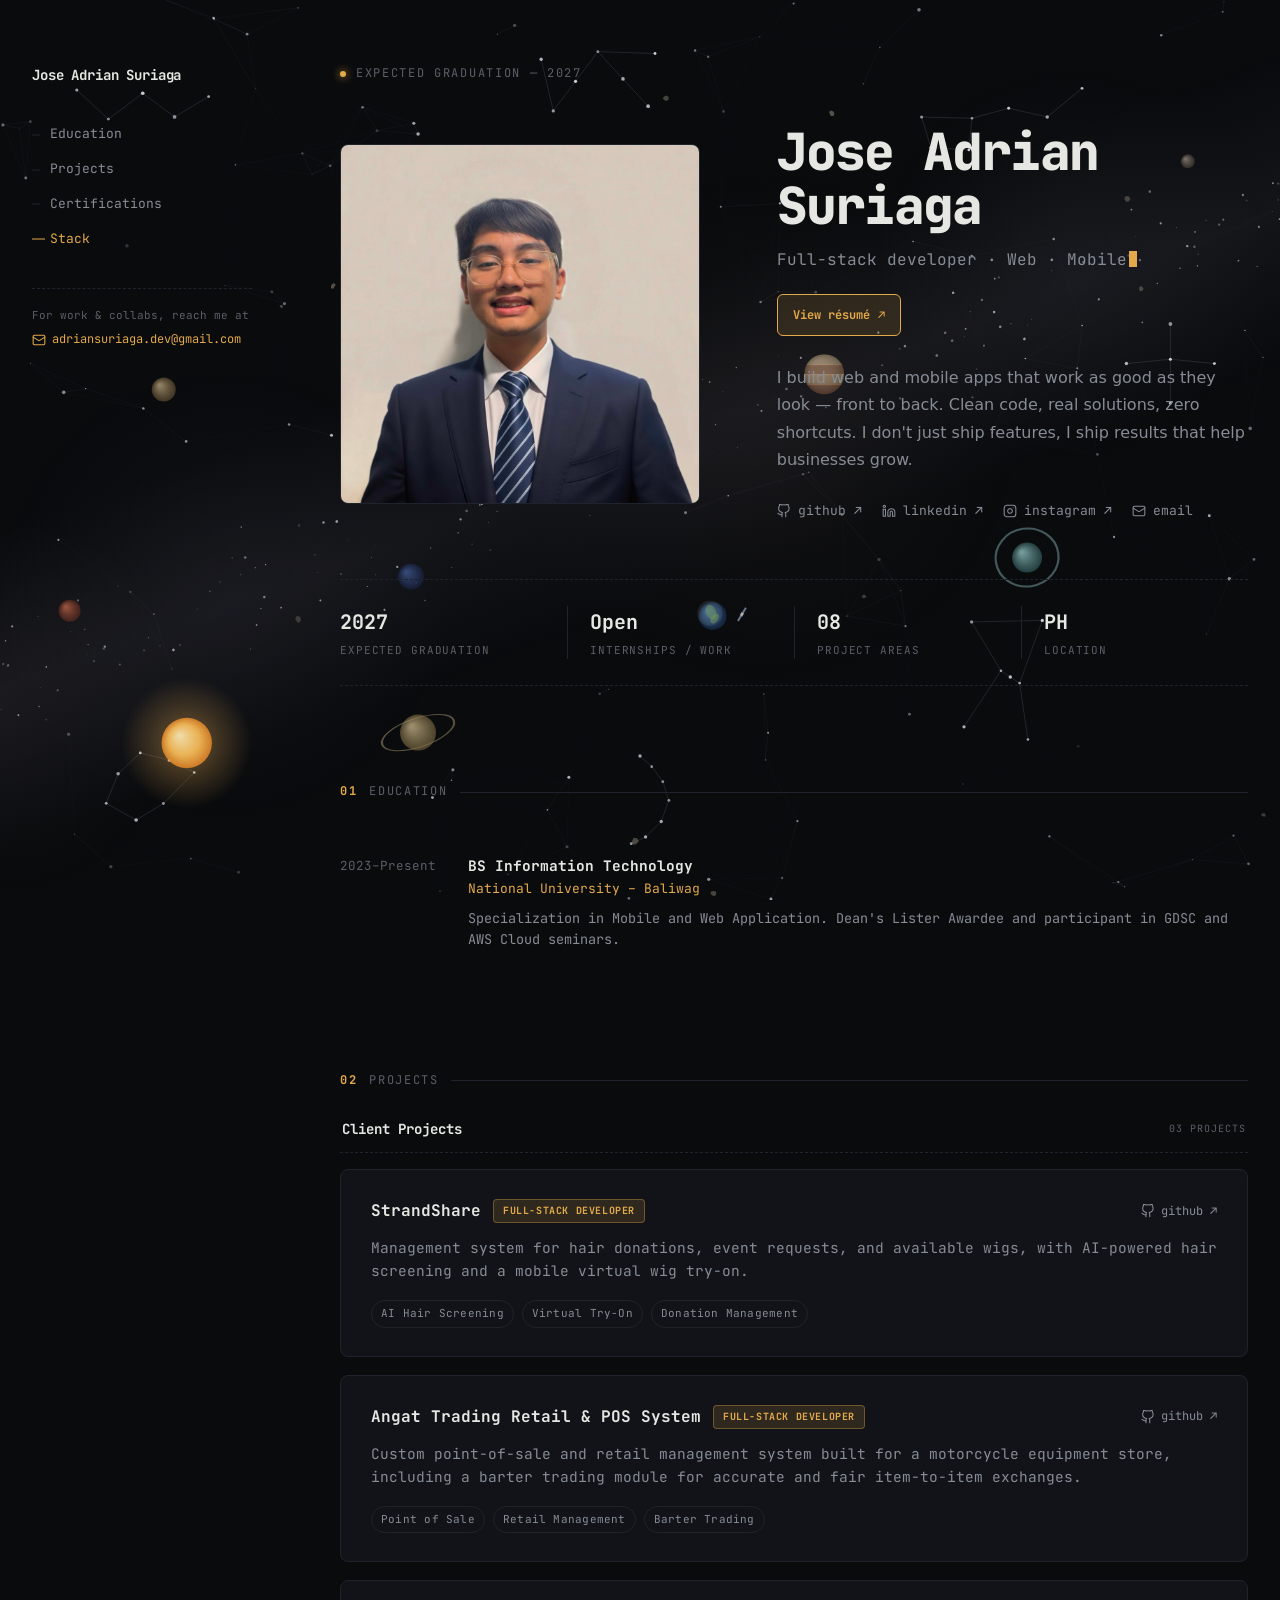
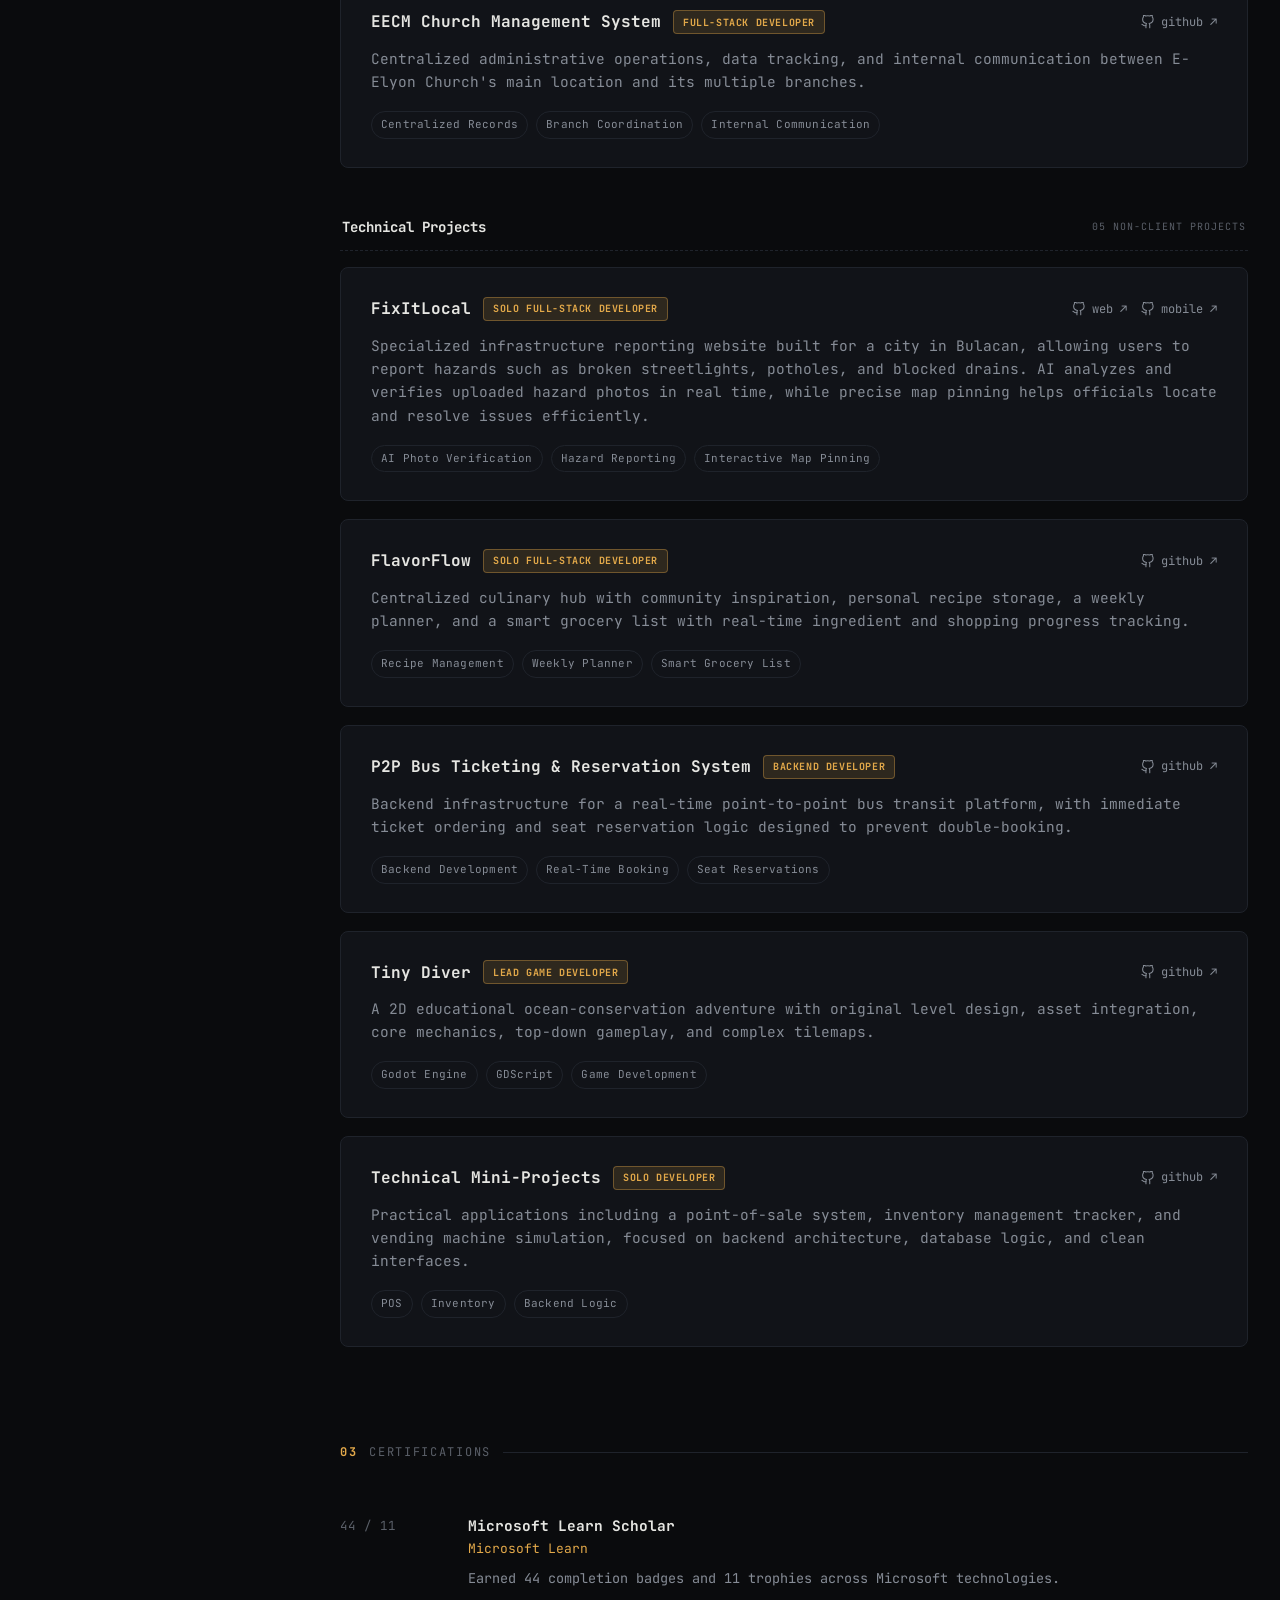
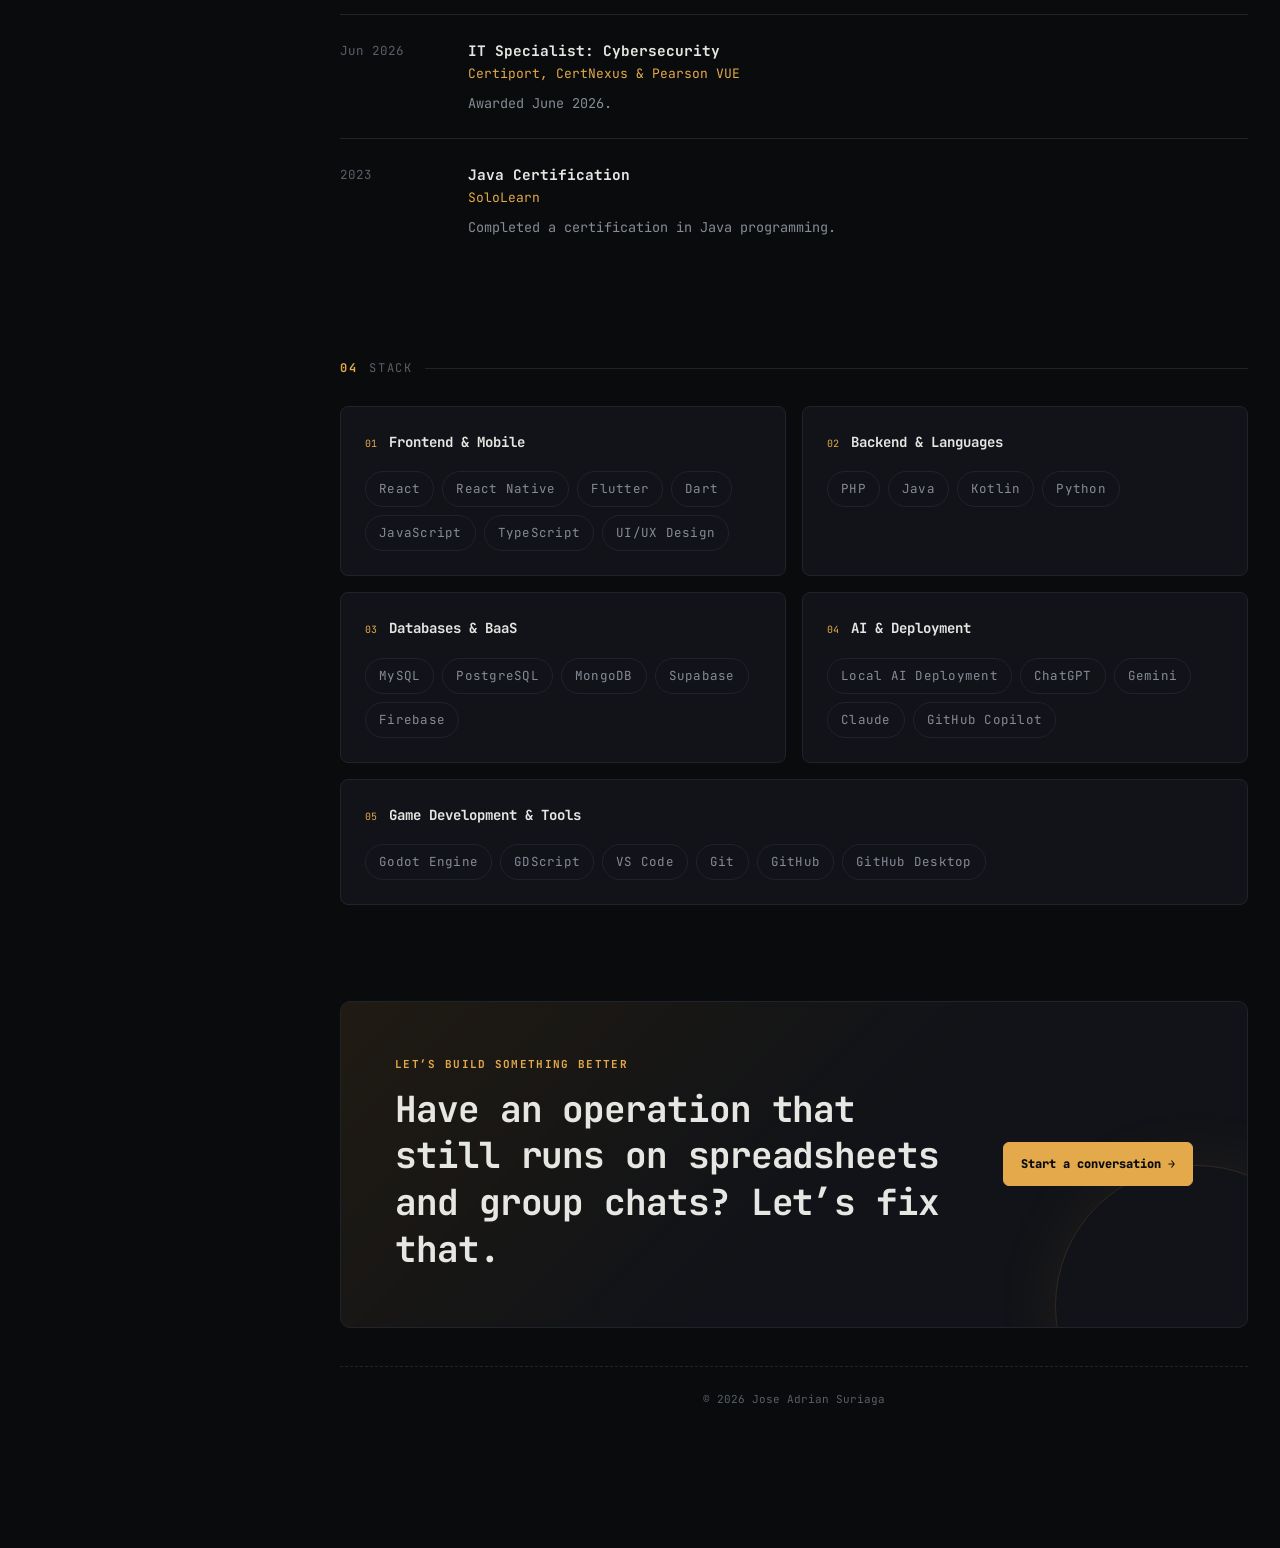
<file: public/index.html>
<!DOCTYPE html>
<html lang="en">
<head>
<meta charset="UTF-8">
<meta name="viewport" content="width=device-width, initial-scale=1.0">
<meta name="description" content="Portfolio of Jose Adrian Suriaga, building web and mobile apps with clean code and practical results.">
<title>Jose Adrian Suriaga</title>
<link rel="icon" type="image/jpeg" href="assets/images/profile.jpg">
<link rel="preconnect" href="https://fonts.googleapis.com">
<link rel="preconnect" href="https://fonts.gstatic.com" crossorigin>
<link href="https://fonts.googleapis.com/css2?family=JetBrains+Mono:wght@400;500;600;700;800&display=swap" rel="stylesheet">
<style>
  :root{
    --bg:#0a0b0d;
    --panel:#111318;
    --border:#1f232b;
    --text:#e6e6e2;
    --muted:#868c96;
    --muted-2:#5a5f68;
    --accent:#e3a94a;
    --accent-dim:rgba(227,169,74,0.14);
  }

  *{box-sizing:border-box;}

  html{scroll-behavior:smooth;}

  body{
    margin:0;
    overflow-x:hidden;
    background:var(--bg);
    color:var(--text);
    font-family:'JetBrains Mono', monospace;
    line-height:1.6;
    -webkit-font-smoothing:antialiased;
  }

  .constellation-background{
    position:fixed;
    inset:0;
    z-index:0;
    display:block;
    width:100%;
    height:100%;
    pointer-events:none;
    opacity:0;
    animation:constellation-fade-in 1.8s ease-out forwards;
  }

  @keyframes constellation-fade-in{to{opacity:1;}}

  .icon-sprite{
    position:absolute;
    width:0;
    height:0;
    overflow:hidden;
  }

  .link-icon{
    width:14px;
    height:14px;
    flex:none;
    fill:none;
    stroke:currentColor;
    stroke-width:1.8;
    stroke-linecap:round;
    stroke-linejoin:round;
  }

  a{color:inherit;}

  a:focus-visible, button:focus-visible{
    outline:2px solid var(--accent);
    outline-offset:3px;
    border-radius:2px;
  }

  .wrap{
    position:relative;
    z-index:1;
    max-width:1480px;
    margin:0 auto;
    padding:64px 32px 140px;
  }

  .layout{
    display:flex;
    align-items:flex-start;
    gap:88px;
  }

  /* ---- sidebar ---- */

  .sidebar{
    flex:none;
    width:220px;
    position:sticky;
    top:56px;
    display:flex;
    flex-direction:column;
    gap:32px;
  }

  .sidebar-header{
    display:flex;
    align-items:center;
    justify-content:space-between;
    gap:20px;
  }

  .brand{
    color:var(--text);
    font-weight:700;
    font-size:14px;
    letter-spacing:-.01em;
    text-decoration:none;
    transition:color .15s;
  }

  .brand:hover{color:var(--accent);}

  .menu-toggle{
    display:none;
    width:42px;
    height:42px;
    padding:10px;
    flex:none;
    flex-direction:column;
    align-items:center;
    justify-content:center;
    gap:5px;
    border:1px solid var(--border);
    border-radius:6px;
    background:var(--panel);
    color:var(--text);
    cursor:pointer;
  }

  .menu-icon{
    width:24px;
    height:24px;
    fill:none;
    stroke:currentColor;
    stroke-width:1.65;
    stroke-linecap:round;
    stroke-linejoin:round;
  }

  .menu-icon-close{display:none;}
  .sidebar.is-open .menu-icon-burger{display:none;}
  .sidebar.is-open .menu-icon-close{display:block;}

  .sidebar-panel{
    display:flex;
    flex-direction:column;
    gap:32px;
  }

  .side-nav{
    display:flex;
    flex-direction:column;
    gap:2px;
  }

  .side-nav a{
    position:relative;
    display:block;
    padding:6px 0 6px 18px;
    font-size:13px;
    color:var(--muted);
    text-decoration:none;
    transition:color .15s;
  }

  .side-nav a::before{
    content:"";
    position:absolute;
    left:0; top:50%;
    transform:translateY(-50%);
    width:8px; height:1px;
    background:var(--border);
    transition:width .2s, background .2s;
  }

  .side-nav a:hover{color:var(--text);}

  .side-nav a.active{color:var(--accent);}
  .side-nav a.active::before{width:13px; background:var(--accent);}

  .side-footer{
    border-top:1px dashed var(--border);
    padding-top:18px;
    font-size:11px;
    color:var(--muted-2);
    line-height:1.6;
  }

  .side-footer a{
    display:inline-flex;
    align-items:center;
    gap:6px;
    margin-top:6px;
    color:var(--accent);
    text-decoration:none;
    font-size:12px;
    white-space:nowrap;
  }
  .side-footer a:hover{text-decoration:underline;}

  .main{
    flex:1;
    min-width:0;
  }

  .eyebrow{
    font-size:12px;
    letter-spacing:.14em;
    text-transform:uppercase;
    color:var(--muted-2);
    display:flex;
    align-items:center;
    gap:10px;
    margin-bottom:42px;
  }

  .eyebrow .dot{
    width:6px;height:6px;border-radius:50%;
    background:var(--accent);
    box-shadow:0 0 8px var(--accent);
  }

  /* ---- hero ---- */

  .hero{
    display:grid;
    grid-template-columns:minmax(280px, 360px) minmax(0, 1fr);
    align-items:center;
    gap:clamp(48px, 6vw, 88px);
    margin-bottom:56px;
  }

  .avatar{
    display:block;
    width:100%;
    height:auto;
    aspect-ratio:1;
    border:1px solid var(--border);
    border-radius:8px;
    object-fit:cover;
    background:var(--panel);
  }

  .hero-copy{min-width:0;}

  .name{
    font-size:clamp(38px, 4vw, 58px);
    font-weight:800;
    letter-spacing:-.035em;
    line-height:1.05;
    margin:0 0 14px;
    overflow-wrap:break-word;
  }

  .tagline{
    min-height:1.6em;
    color:var(--muted);
    font-size:16px;
  }

  .cursor{
    display:inline-block;
    width:8px;
    height:1em;
    margin-left:2px;
    vertical-align:-2px;
    background:var(--accent);
    animation:blink 1s steps(1) infinite;
  }

  @keyframes blink{50%{opacity:0;}}

  .summary{
    max-width:720px;
    margin-top:28px;
    color:var(--muted);
    font-family:system-ui, -apple-system, BlinkMacSystemFont, "Segoe UI", sans-serif;
    font-size:16px;
    line-height:1.7;
  }

  .summary p{margin:0 0 16px;}
  .summary p:last-child{margin-bottom:0;}

  .resume-button{
    display:inline-flex;
    align-items:center;
    gap:8px;
    min-height:42px;
    margin-top:22px;
    padding:9px 15px;
    border:1px solid var(--accent);
    border-radius:6px;
    background:var(--accent-dim);
    color:var(--accent);
    font-size:12px;
    font-weight:700;
    text-decoration:none;
    transition:background .15s, color .15s;
  }

  .resume-button:hover{
    background:var(--accent);
    color:var(--bg);
  }

  .links{
    display:flex;
    flex-wrap:wrap;
    gap:20px;
    margin:28px 0 0;
    font-size:13px;
  }

  .links a{
    display:inline-flex;
    align-items:center;
    gap:7px;
    text-decoration:none;
    color:var(--muted);
    border-bottom:1px solid transparent;
    transition:color .15s, border-color .15s;
  }

  .links a:hover{
    color:var(--accent);
    border-color:var(--accent);
  }

  /* ---- stats ---- */

  .stats{
    display:grid;
    grid-template-columns:repeat(4,1fr);
    border-top:1px dashed var(--border);
    border-bottom:1px dashed var(--border);
    margin:0 0 96px;
    padding:26px 0;
  }

  .stat{
    min-width:0;
    padding:0 22px;
    border-left:1px solid var(--border);
  }
  .stat:first-child{border-left:none;padding-left:0;}

  .stat .num{
    font-size:20px;
    font-weight:700;
    color:var(--text);
  }
  .stat .label{
    font-size:11px;
    letter-spacing:.08em;
    text-transform:uppercase;
    color:var(--muted-2);
    margin-top:4px;
  }

  /* ---- sections ---- */

  section{margin-bottom:96px;}

  .section-label{
    font-size:12px;
    letter-spacing:.14em;
    text-transform:uppercase;
    color:var(--muted-2);
    margin-bottom:28px;
    display:flex;
    align-items:center;
    gap:12px;
  }
  .section-label .num{
    color:var(--accent);
    font-weight:700;
  }
  .section-label::after{
    content:"";
    flex:1;
    height:1px;
    background:var(--border);
  }

  /* projects */

  .project-group + .project-group{margin-top:48px;}

  .project-group-heading{
    display:flex;
    align-items:center;
    justify-content:space-between;
    gap:20px;
    margin:0 0 16px;
    padding:0 2px 12px;
    border-bottom:1px dashed var(--border);
  }

  .project-group-heading h3{
    margin:0;
    font-size:14px;
    color:var(--text);
  }

  .project-group-heading span{
    color:var(--muted-2);
    font-size:10px;
    letter-spacing:.1em;
    text-transform:uppercase;
  }

  .project{
    border:1px solid var(--border);
    background:var(--panel);
    border-radius:8px;
    padding:28px 30px;
    margin-bottom:18px;
    transition:border-color .15s;
  }
  .project:hover{border-color:var(--accent);}

  .project-top{
    display:flex;
    justify-content:space-between;
    align-items:center;
    gap:12px;
  }

  .project-heading{
    display:flex;
    align-items:center;
    flex-wrap:wrap;
    gap:9px 12px;
    min-width:0;
  }

  .project-name{
    font-weight:700;
    font-size:16px;
  }

  .project-role{
    display:inline-flex;
    align-items:center;
    min-height:24px;
    padding:3px 9px;
    border:1px solid rgba(227,169,74,.36);
    border-radius:4px;
    background:rgba(227,169,74,.14);
    color:var(--accent);
    font-size:10px;
    font-weight:700;
    line-height:1.35;
    letter-spacing:.06em;
    text-transform:uppercase;
  }

  .project-links{
    display:flex;
    align-items:center;
    flex-wrap:wrap;
    gap:8px 14px;
    flex:none;
  }

  .project-link{
    display:inline-flex;
    align-items:center;
    gap:6px;
    font-size:12px;
    color:var(--muted);
    text-decoration:none;
    white-space:nowrap;
  }
  .project-link:hover{color:var(--accent);}

  .project-desc{
    max-width:940px;
    color:var(--muted);
    font-size:14.5px;
    margin:12px 0 18px;
  }

  .tags{display:flex;flex-wrap:wrap;gap:8px;}

  .tag{
    font-size:11px;
    padding:4px 9px;
    border:1px solid var(--border);
    border-radius:99px;
    color:var(--muted);
    letter-spacing:.02em;
  }

  .tag.placeholder{
    color:var(--muted-2);
    border-style:dashed;
  }

  /* experience */

  .exp-row{
    display:grid;
    grid-template-columns:110px 1fr;
    gap:18px;
    padding:24px 0;
    border-bottom:1px solid var(--border);
  }
  .exp-row:last-child{border-bottom:none;}

  .exp-year{
    color:var(--muted-2);
    font-size:12.5px;
    padding-top:2px;
  }

  .exp-role{
    font-weight:700;
    font-size:14.5px;
  }
  .exp-org{
    color:var(--accent);
    font-size:13px;
    margin-top:2px;
  }
  .exp-desc{
    color:var(--muted);
    font-size:13.5px;
    margin-top:8px;
  }

  /* stack */

  .stack-grid{
    display:grid;
    grid-template-columns:repeat(2, minmax(0, 1fr));
    gap:16px;
  }

  .stack-group{
    padding:24px;
    border:1px solid var(--border);
    border-radius:8px;
    background:var(--panel);
  }

  .stack-group:last-child{grid-column:1 / -1;}

  .stack-heading{
    display:flex;
    align-items:baseline;
    gap:12px;
    margin-bottom:18px;
  }

  .stack-heading span{
    color:var(--accent);
    font-size:10px;
  }

  .stack-heading h3{
    margin:0;
    font-size:14px;
  }

  .stack-tags{
    display:flex;
    flex-wrap:wrap;
    gap:8px;
  }

  .stack-tags .tag{
    font-size:12.5px;
    padding:7px 13px;
  }

  /* call to action & footer */

  .bottom-cta{
    position:relative;
    overflow:hidden;
    display:flex;
    align-items:center;
    justify-content:space-between;
    gap:40px;
    margin-bottom:38px;
    padding:clamp(30px, 5vw, 54px);
    border:1px solid var(--border);
    border-radius:10px;
    background:linear-gradient(135deg, rgba(227,169,74,.1), var(--panel) 55%);
  }

  .bottom-cta::after{
    content:"";
    position:absolute;
    right:-90px;
    bottom:-120px;
    width:280px;
    height:280px;
    border:1px solid rgba(227,169,74,.15);
    border-radius:50%;
    box-shadow:0 0 70px rgba(227,169,74,.08);
    pointer-events:none;
  }

  .bottom-cta-copy{
    position:relative;
    z-index:1;
    max-width:760px;
  }

  .bottom-cta-kicker{
    margin:0 0 12px;
    color:var(--accent);
    font-size:11px;
    font-weight:700;
    letter-spacing:.12em;
    text-transform:uppercase;
  }

  .bottom-cta h2{
    margin:0;
    font-size:clamp(23px, 3vw, 36px);
    line-height:1.3;
    letter-spacing:-.03em;
  }

  .bottom-cta-button{
    position:relative;
    z-index:1;
    display:inline-flex;
    min-height:44px;
    flex:none;
    align-items:center;
    justify-content:center;
    padding:10px 17px;
    border:1px solid var(--accent);
    border-radius:6px;
    background:var(--accent);
    color:var(--bg);
    font-size:12px;
    font-weight:800;
    text-decoration:none;
    transition:background .15s, color .15s;
  }

  .bottom-cta-button:hover{
    background:transparent;
    color:var(--accent);
  }

  .site-footer{
    padding-top:24px;
    border-top:1px dashed var(--border);
    color:var(--muted-2);
    font-size:11px;
    text-align:center;
  }

  /* contact dialog */

  body.modal-open{overflow:hidden;}

  .contact-dialog{
    width:min(400px, calc(100% - 32px));
    padding:28px;
    border:1px solid var(--border);
    border-radius:10px;
    background:var(--bg);
    color:var(--text);
    box-shadow:0 28px 80px rgba(0,0,0,.45);
  }

  .contact-dialog::backdrop{
    background:rgba(10,11,13,.72);
    -webkit-backdrop-filter:blur(8px);
    backdrop-filter:blur(8px);
  }

  .contact-dialog-head{
    display:flex;
    align-items:center;
    justify-content:space-between;
    gap:20px;
    margin-bottom:8px;
  }

  .contact-kicker{
    margin:0;
    color:var(--muted-2);
    font-size:11px;
    letter-spacing:.12em;
    text-transform:uppercase;
  }

  .contact-close{
    display:grid;
    width:30px;
    height:30px;
    padding:0;
    place-items:center;
    border:0;
    background:transparent;
    color:var(--muted);
    font:inherit;
    font-size:20px;
    cursor:pointer;
  }

  .contact-close:hover{color:var(--accent);}

  .contact-dialog h2{
    margin:0 0 8px;
    font-size:23px;
  }

  .contact-intro{
    margin:0 0 22px;
    color:var(--muted);
    font-family:system-ui, -apple-system, BlinkMacSystemFont, "Segoe UI", sans-serif;
    font-size:14px;
  }

  .contact-email-row{
    display:flex;
    align-items:center;
    gap:10px;
    padding:7px 7px 7px 13px;
    border:1px solid var(--border);
    border-radius:7px;
    background:var(--panel);
  }

  .contact-email{
    min-width:0;
    flex:1;
    overflow-wrap:anywhere;
    font-size:12px;
    font-weight:600;
  }

  .copy-button,
  .mail-button{
    border:1px solid var(--border);
    border-radius:6px;
    font:inherit;
    cursor:pointer;
  }

  .copy-button{
    padding:8px 11px;
    background:var(--text);
    color:var(--bg);
    font-size:11px;
    font-weight:700;
  }

  .copy-button:hover{background:var(--accent);}

  .mail-button{
    display:flex;
    min-height:44px;
    align-items:center;
    justify-content:center;
    margin-top:12px;
    background:transparent;
    color:var(--text);
    font-size:12px;
    font-weight:700;
    text-decoration:none;
  }

  .mail-button:hover{border-color:var(--accent);color:var(--accent);}

  .copy-status{
    display:block;
    min-height:1.4em;
    margin-top:10px;
    color:var(--accent);
    font-size:10px;
  }

  /* responsive */

  @media (max-width:1100px){
    .wrap{padding-inline:26px;}
    .layout{gap:48px;}
    .sidebar{width:220px;}
    .hero{grid-template-columns:minmax(240px, 300px) minmax(0, 1fr);gap:40px;}
  }

  @media (max-width:860px){
    .wrap{padding-top:0;}
    .layout{flex-direction:column; gap:36px;}
    .sidebar{
      position:fixed;
      top:0;
      right:0;
      left:0;
      z-index:30;
      width:100%;
      max-height:100dvh;
      min-width:0;
      padding:16px 26px;
      display:block;
      overflow-y:auto;
      border-bottom:1px solid rgba(31,35,43,.9);
      background:rgba(10,11,13,.9);
      box-shadow:0 12px 32px rgba(0,0,0,.16);
      -webkit-backdrop-filter:blur(14px);
      backdrop-filter:blur(14px);
      transform:translateY(0);
      transition:transform .24s ease;
      will-change:transform;
    }
    .sidebar.is-hidden:not(.is-open){transform:translateY(calc(-100% - 2px));pointer-events:none;}
    .menu-toggle{display:flex;}
    .sidebar-panel{
      max-height:0;
      overflow:hidden;
      visibility:hidden;
      opacity:0;
      gap:22px;
      transform:translateY(-8px);
      transition:max-height .25s ease, opacity .2s ease, transform .2s ease, visibility .2s;
    }
    .sidebar.is-open .sidebar-panel{
      max-height:calc(100dvh - 75px);
      padding-top:24px;
      overflow-y:auto;
      visibility:visible;
      opacity:1;
      transform:translateY(0);
    }
    .side-nav{
      display:grid;
      grid-template-columns:repeat(2, minmax(0, 1fr));
      width:100%;
      gap:4px 20px;
    }
    .side-nav a{padding-left:14px;}
    .side-footer{
      padding-top:18px;
      width:100%;
    }
    .main{width:100%;padding-top:116px;}
    section{scroll-margin-top:92px;}
  }

  @media (max-width:700px){
    .wrap{padding:0 20px 100px;}
    .sidebar{padding-inline:20px;}
    .hero{grid-template-columns:1fr;gap:34px;}
    .avatar{max-width:360px;}
    .name{font-size:38px;}
    .stats{margin-bottom:76px;}
    section{margin-bottom:76px;}
  }

  @media (max-width:600px){
    .side-nav{gap:4px 12px;}
    .side-footer{min-width:0;}
    .side-footer a{max-width:100%;}
    .name{font-size:34px;}
    .stats{grid-template-columns:repeat(2,1fr);row-gap:20px;}
    .stat{padding:0 14px;}
    .stat:nth-child(3){border-left:none;padding-left:0;}
    .exp-row{grid-template-columns:1fr;}
    .project-group-heading{align-items:flex-start;flex-direction:column;gap:4px;}
    .project{padding:22px 20px;}
    .project-top{flex-direction:column;align-items:flex-start;}
    .stack-grid{grid-template-columns:1fr;}
    .stack-group:last-child{grid-column:auto;}
    .stack-group{padding:20px;}
    .contact-dialog{padding:22px;}
    .contact-email-row{align-items:stretch;flex-direction:column;padding:12px;}
    .copy-button{width:100%;}
    .bottom-cta{align-items:flex-start;flex-direction:column;gap:24px;}
    .bottom-cta-button{width:100%;}
  }

  @media (prefers-reduced-motion: reduce){
    html{scroll-behavior:auto;}
    .constellation-background{opacity:1;animation:none;}
    .cursor{animation:none;}
    .sidebar,
    .sidebar-panel{transition:none;}
  }
</style>
</head>
<body id="top">

<canvas class="constellation-background" data-constellation aria-hidden="true"></canvas>

<svg class="icon-sprite" aria-hidden="true" focusable="false">
  <symbol id="icon-github" viewBox="0 0 24 24">
    <path d="M15 22v-4a4.8 4.8 0 0 0-1-3.5c3.28-.36 6.72-1.61 6.72-7.2a5.69 5.69 0 0 0-1.5-4 5.26 5.26 0 0 0-.14-3s-1.18-.38-3.96 1.48a13.38 13.38 0 0 0-7 0C5.62-.08 4.44.3 4.44.3a5.26 5.26 0 0 0-.14 3 5.69 5.69 0 0 0-1.5 4c0 5.58 3.44 6.83 6.72 7.2A4.8 4.8 0 0 0 8.5 18v4"></path>
    <path d="M8.5 18c-4.51 2-5-2-7-2"></path>
  </symbol>
  <symbol id="icon-linkedin" viewBox="0 0 24 24">
    <path d="M16 8a6 6 0 0 1 6 6v7h-4v-7a2 2 0 0 0-4 0v7h-4v-7a6 6 0 0 1 6-6z"></path>
    <rect width="4" height="12" x="2" y="9"></rect>
    <circle cx="4" cy="4" r="2"></circle>
  </symbol>
  <symbol id="icon-instagram" viewBox="0 0 24 24">
    <rect width="20" height="20" x="2" y="2" rx="5" ry="5"></rect>
    <path d="M16 11.37A4 4 0 1 1 12.63 8 4 4 0 0 1 16 11.37z"></path>
    <line x1="17.5" x2="17.51" y1="6.5" y2="6.5"></line>
  </symbol>
  <symbol id="icon-mail" viewBox="0 0 24 24">
    <rect width="20" height="16" x="2" y="4" rx="2"></rect>
    <path d="m22 7-8.97 5.7a1.94 1.94 0 0 1-2.06 0L2 7"></path>
  </symbol>
</svg>

<div class="wrap">
<div class="layout">

  <!-- SIDEBAR -->
  <aside class="sidebar" data-sidebar>
    <div class="sidebar-header">
      <a class="brand" href="#top" aria-label="Back to top">Jose Adrian Suriaga</a>
      <button class="menu-toggle" type="button" aria-expanded="false" aria-controls="sidebar-panel" aria-label="Open navigation" data-menu-toggle>
        <svg class="menu-icon menu-icon-burger" viewBox="0 0 24 24" aria-hidden="true">
          <path d="M4 10.5C4.7 6.7 7.7 4 12 4s7.3 2.7 8 6.5H4Z"></path>
          <path d="M3 13h18"></path>
          <path d="m4 15.5 2.5 1.5 2.75-1.5L12 17l2.75-1.5L17.5 17l2.5-1.5"></path>
          <path d="M4 19h16c0 1.1-.9 2-2 2H6c-1.1 0-2-.9-2-2Z"></path>
          <path d="M9 7.5h.01M13 6.5h.01M16 8h.01"></path>
        </svg>
        <svg class="menu-icon menu-icon-close" viewBox="0 0 24 24" aria-hidden="true">
          <path d="m6 6 12 12M18 6 6 18"></path>
        </svg>
      </button>
    </div>

    <div class="sidebar-panel" id="sidebar-panel" data-sidebar-panel>
      <nav class="side-nav" aria-label="Portfolio navigation">
        <a href="#education" data-section="education" class="active">Education</a>
        <a href="#projects" data-section="projects">Projects</a>
        <a href="#certifications" data-section="certifications">Certifications</a>
        <a href="#stack" data-section="stack">Stack</a>
      </nav>

      <div class="side-footer">
        For work &amp; collabs, reach me at
        <a href="mailto:adriansuriaga.dev@gmail.com" data-contact-trigger><svg class="link-icon" aria-hidden="true"><use href="#icon-mail"></use></svg>adriansuriaga.dev@gmail.com</a>
      </div>
    </div>
  </aside>

  <main class="main">

  <div class="eyebrow"><span class="dot"></span>EXPECTED GRADUATION — 2027</div>

  <!-- HERO -->
  <div class="hero">
    <img class="avatar" src="assets/images/profile.jpg" alt="Portrait of Jose Adrian Suriaga" width="360" height="360">
    <div class="hero-copy">
      <h1 class="name">Jose Adrian Suriaga</h1>
      <div class="tagline" id="tagline"><span id="tagline-text"></span><span class="cursor"></span></div>

      <a class="resume-button" href="assets/documents/Resume_JoseAdrianSuriaga.pdf" target="_blank" rel="noopener">View résumé <span aria-hidden="true">↗</span></a>

      <div class="summary">
        <p>I build web and mobile apps that work as good as they look — front to back. Clean code, real solutions, zero shortcuts. I don't just ship features, I ship results that help businesses grow.</p>
      </div>

      <div class="links">
        <a href="https://github.com/JaesNOLIMIT" target="_blank" rel="noopener"><svg class="link-icon" aria-hidden="true"><use href="#icon-github"></use></svg>github ↗</a>
        <a href="https://www.linkedin.com/in/jose-adrian-suriaga-961773423" target="_blank" rel="noopener"><svg class="link-icon" aria-hidden="true"><use href="#icon-linkedin"></use></svg>linkedin ↗</a>
        <a href="https://www.instagram.com/adriansuriaga" target="_blank" rel="noopener"><svg class="link-icon" aria-hidden="true"><use href="#icon-instagram"></use></svg>instagram ↗</a>
        <a href="mailto:adriansuriaga.dev@gmail.com" data-contact-trigger><svg class="link-icon" aria-hidden="true"><use href="#icon-mail"></use></svg>email</a>
      </div>
    </div>
  </div>

  <!-- STATS -->
  <div class="stats">
    <div class="stat">
      <div class="num">2027</div>
      <div class="label">Expected graduation</div>
    </div>
    <div class="stat">
      <div class="num">Open</div>
      <div class="label">Internships / work</div>
    </div>
    <div class="stat">
      <div class="num">08</div>
      <div class="label">Project areas</div>
    </div>
    <div class="stat">
      <div class="num">PH</div>
      <div class="label">Location</div>
    </div>
  </div>

  <!-- EDUCATION -->
  <section id="education">
    <div class="section-label"><span class="num">01</span> Education</div>

    <div class="exp-row">
      <div class="exp-year">2023–Present</div>
      <div>
        <div class="exp-role">BS Information Technology</div>
        <div class="exp-org">National University – Baliwag</div>
        <div class="exp-desc">Specialization in Mobile and Web Application. Dean's Lister Awardee and participant in GDSC and AWS Cloud seminars.</div>
      </div>
    </div>
  </section>

  <!-- PROJECTS -->
  <section id="projects">
    <div class="section-label"><span class="num">02</span> Projects</div>

    <div class="project-group" aria-labelledby="client-projects-title">
      <div class="project-group-heading">
        <h3 id="client-projects-title">Client Projects</h3>
        <span>03 projects</span>
      </div>

    <div class="project">
      <div class="project-top">
        <div class="project-heading">
          <div class="project-name">StrandShare</div>
          <span class="project-role">Full-Stack Developer</span>
        </div>
        <a class="project-link" href="https://github.com/JaesNOLIMIT" target="_blank" rel="noopener"><svg class="link-icon" aria-hidden="true"><use href="#icon-github"></use></svg>github ↗</a>
      </div>
      <div class="project-desc">
        Management system for hair donations, event requests, and available wigs,
        with AI-powered hair screening and a mobile virtual wig try-on.
      </div>
      <div class="tags">
        <span class="tag">AI Hair Screening</span>
        <span class="tag">Virtual Try-On</span>
        <span class="tag">Donation Management</span>
      </div>
    </div>

    <div class="project">
      <div class="project-top">
        <div class="project-heading">
          <div class="project-name">Angat Trading Retail &amp; POS System</div>
          <span class="project-role">Full-Stack Developer</span>
        </div>
        <a class="project-link" href="https://github.com/JaesNOLIMIT" target="_blank" rel="noopener"><svg class="link-icon" aria-hidden="true"><use href="#icon-github"></use></svg>github ↗</a>
      </div>
      <div class="project-desc">Custom point-of-sale and retail management system built for a motorcycle equipment store, including a barter trading module for accurate and fair item-to-item exchanges.</div>
      <div class="tags">
        <span class="tag">Point of Sale</span>
        <span class="tag">Retail Management</span>
        <span class="tag">Barter Trading</span>
      </div>
    </div>

    <div class="project">
      <div class="project-top">
        <div class="project-heading">
          <div class="project-name">EECM Church Management System</div>
          <span class="project-role">Full-Stack Developer</span>
        </div>
        <a class="project-link" href="https://github.com/JaesNOLIMIT" target="_blank" rel="noopener"><svg class="link-icon" aria-hidden="true"><use href="#icon-github"></use></svg>github ↗</a>
      </div>
      <div class="project-desc">Centralized administrative operations, data tracking, and internal communication between E-Elyon Church's main location and its multiple branches.</div>
      <div class="tags">
        <span class="tag">Centralized Records</span>
        <span class="tag">Branch Coordination</span>
        <span class="tag">Internal Communication</span>
      </div>
    </div>

    </div>

    <div class="project-group" aria-labelledby="technical-projects-title">
      <div class="project-group-heading">
        <h3 id="technical-projects-title">Technical Projects</h3>
        <span>05 non-client projects</span>
      </div>

    <div class="project">
      <div class="project-top">
        <div class="project-heading">
          <div class="project-name">FixItLocal</div>
          <span class="project-role">Solo Full-Stack Developer</span>
        </div>
        <div class="project-links" aria-label="FixItLocal repositories">
          <a class="project-link" href="https://github.com/JaesNOLIMIT/FIxItLocal_Web_v1.0" target="_blank" rel="noopener" aria-label="View the FixItLocal Web repository on GitHub"><svg class="link-icon" aria-hidden="true"><use href="#icon-github"></use></svg>web ↗</a>
          <a class="project-link" href="https://github.com/JaesNOLIMIT/FixItLocal_Mobile_v1.0" target="_blank" rel="noopener" aria-label="View the FixItLocal Mobile repository on GitHub"><svg class="link-icon" aria-hidden="true"><use href="#icon-github"></use></svg>mobile ↗</a>
        </div>
      </div>
      <div class="project-desc">Specialized infrastructure reporting website built for a city in Bulacan, allowing users to report hazards such as broken streetlights, potholes, and blocked drains. AI analyzes and verifies uploaded hazard photos in real time, while precise map pinning helps officials locate and resolve issues efficiently.</div>
      <div class="tags">
        <span class="tag">AI Photo Verification</span>
        <span class="tag">Hazard Reporting</span>
        <span class="tag">Interactive Map Pinning</span>
      </div>
    </div>

    <div class="project">
      <div class="project-top">
        <div class="project-heading">
          <div class="project-name">FlavorFlow</div>
          <span class="project-role">Solo Full-Stack Developer</span>
        </div>
        <a class="project-link" href="https://github.com/JaesNOLIMIT" target="_blank" rel="noopener"><svg class="link-icon" aria-hidden="true"><use href="#icon-github"></use></svg>github ↗</a>
      </div>
      <div class="project-desc">Centralized culinary hub with community inspiration, personal recipe storage, a weekly planner, and a smart grocery list with real-time ingredient and shopping progress tracking.</div>
      <div class="tags">
        <span class="tag">Recipe Management</span>
        <span class="tag">Weekly Planner</span>
        <span class="tag">Smart Grocery List</span>
      </div>
    </div>

    <div class="project">
      <div class="project-top">
        <div class="project-heading">
          <div class="project-name">P2P Bus Ticketing &amp; Reservation System</div>
          <span class="project-role">Backend Developer</span>
        </div>
        <a class="project-link" href="https://github.com/JaesNOLIMIT" target="_blank" rel="noopener"><svg class="link-icon" aria-hidden="true"><use href="#icon-github"></use></svg>github ↗</a>
      </div>
      <div class="project-desc">Backend infrastructure for a real-time point-to-point bus transit platform, with immediate ticket ordering and seat reservation logic designed to prevent double-booking.</div>
      <div class="tags">
        <span class="tag">Backend Development</span>
        <span class="tag">Real-Time Booking</span>
        <span class="tag">Seat Reservations</span>
      </div>
    </div>

    <div class="project">
      <div class="project-top">
        <div class="project-heading">
          <div class="project-name">Tiny Diver</div>
          <span class="project-role">Lead Game Developer</span>
        </div>
        <a class="project-link" href="https://github.com/JaesNOLIMIT" target="_blank" rel="noopener"><svg class="link-icon" aria-hidden="true"><use href="#icon-github"></use></svg>github ↗</a>
      </div>
      <div class="project-desc">A 2D educational ocean-conservation adventure with original level design, asset integration, core mechanics, top-down gameplay, and complex tilemaps.</div>
      <div class="tags">
        <span class="tag">Godot Engine</span>
        <span class="tag">GDScript</span>
        <span class="tag">Game Development</span>
      </div>
    </div>

    <div class="project">
      <div class="project-top">
        <div class="project-heading">
          <div class="project-name">Technical Mini-Projects</div>
          <span class="project-role">Solo Developer</span>
        </div>
        <a class="project-link" href="https://github.com/JaesNOLIMIT" target="_blank" rel="noopener"><svg class="link-icon" aria-hidden="true"><use href="#icon-github"></use></svg>github ↗</a>
      </div>
      <div class="project-desc">Practical applications including a point-of-sale system, inventory management tracker, and vending machine simulation, focused on backend architecture, database logic, and clean interfaces.</div>
      <div class="tags">
        <span class="tag">POS</span>
        <span class="tag">Inventory</span>
        <span class="tag">Backend Logic</span>
      </div>
    </div>
    </div>
  </section>

  <!-- CERTIFICATIONS -->
  <section id="certifications">
    <div class="section-label"><span class="num">03</span> Certifications</div>

    <div class="exp-row">
      <div class="exp-year">44 / 11</div>
      <div>
        <div class="exp-role">Microsoft Learn Scholar</div>
        <div class="exp-org">Microsoft Learn</div>
        <div class="exp-desc">Earned 44 completion badges and 11 trophies across Microsoft technologies.</div>
      </div>
    </div>

    <div class="exp-row">
      <div class="exp-year">Jun 2026</div>
      <div>
        <div class="exp-role">IT Specialist: Cybersecurity</div>
        <div class="exp-org">Certiport, CertNexus &amp; Pearson VUE</div>
        <div class="exp-desc">Awarded June 2026.</div>
      </div>
    </div>

    <div class="exp-row">
      <div class="exp-year">2023</div>
      <div>
        <div class="exp-role">Java Certification</div>
        <div class="exp-org">SoloLearn</div>
        <div class="exp-desc">Completed a certification in Java programming.</div>
      </div>
    </div>
  </section>

  <!-- STACK -->
  <section id="stack">
    <div class="section-label"><span class="num">04</span> Stack</div>
    <div class="stack-grid">
      <article class="stack-group">
        <div class="stack-heading"><span>01</span><h3>Frontend &amp; Mobile</h3></div>
        <div class="stack-tags">
          <span class="tag">React</span><span class="tag">React Native</span><span class="tag">Flutter</span><span class="tag">Dart</span><span class="tag">JavaScript</span><span class="tag">TypeScript</span><span class="tag">UI/UX Design</span>
        </div>
      </article>

      <article class="stack-group">
        <div class="stack-heading"><span>02</span><h3>Backend &amp; Languages</h3></div>
        <div class="stack-tags">
          <span class="tag">PHP</span><span class="tag">Java</span><span class="tag">Kotlin</span><span class="tag">Python</span>
        </div>
      </article>

      <article class="stack-group">
        <div class="stack-heading"><span>03</span><h3>Databases &amp; BaaS</h3></div>
        <div class="stack-tags">
          <span class="tag">MySQL</span><span class="tag">PostgreSQL</span><span class="tag">MongoDB</span><span class="tag">Supabase</span><span class="tag">Firebase</span>
        </div>
      </article>

      <article class="stack-group">
        <div class="stack-heading"><span>04</span><h3>AI &amp; Deployment</h3></div>
        <div class="stack-tags">
          <span class="tag">Local AI Deployment</span><span class="tag">ChatGPT</span><span class="tag">Gemini</span><span class="tag">Claude</span><span class="tag">GitHub Copilot</span>
        </div>
      </article>

      <article class="stack-group">
        <div class="stack-heading"><span>05</span><h3>Game Development &amp; Tools</h3></div>
        <div class="stack-tags">
          <span class="tag">Godot Engine</span><span class="tag">GDScript</span><span class="tag">VS Code</span><span class="tag">Git</span><span class="tag">GitHub</span><span class="tag">GitHub Desktop</span>
        </div>
      </article>
    </div>
  </section>

  <section class="bottom-cta" aria-labelledby="bottom-cta-title">
    <div class="bottom-cta-copy">
      <p class="bottom-cta-kicker">Let&rsquo;s build something better</p>
      <h2 id="bottom-cta-title">Have an operation that still runs on spreadsheets and group chats? Let&rsquo;s fix that.</h2>
    </div>
    <a class="bottom-cta-button" href="mailto:adriansuriaga.dev@gmail.com" data-contact-trigger>Start a conversation <span aria-hidden="true">&nbsp;&rarr;</span></a>
  </section>

  <footer class="site-footer">
    &copy; 2026 Jose Adrian Suriaga
  </footer>

  </main>

</div>
</div>

<dialog class="contact-dialog" data-contact-dialog aria-labelledby="contact-title">
  <div class="contact-dialog-head">
    <p class="contact-kicker">Get in touch</p>
    <button class="contact-close" type="button" aria-label="Close contact dialog" data-contact-close>&times;</button>
  </div>
  <h2 id="contact-title">say hello</h2>
  <p class="contact-intro">For work, collabs, or just to say hi — drop me a line.</p>
  <div class="contact-email-row">
    <span class="contact-email">adriansuriaga.dev@gmail.com</span>
    <button class="copy-button" type="button" data-copy-email>Copy</button>
  </div>
  <a class="mail-button" href="mailto:adriansuriaga.dev@gmail.com">Open mail app</a>
  <span class="copy-status" role="status" aria-live="polite" data-copy-status></span>
</dialog>

<script src="assets/js/constellation-background.js"></script>
<script>
  const tagline = 'Full-stack developer · Web · Mobile';
  const taglineText = document.getElementById('tagline-text');
  const reducedMotion = window.matchMedia('(prefers-reduced-motion: reduce)').matches;

  if (taglineText) {
    if (reducedMotion) {
      taglineText.textContent = tagline;
    } else {
      let taglineIndex = 0;
      (function typeTagline() {
        if (taglineIndex <= tagline.length) {
          taglineText.textContent = tagline.slice(0, taglineIndex);
          taglineIndex += 1;
          window.setTimeout(typeTagline, 28);
        }
      })();
    }
  }

  const navLinks = document.querySelectorAll('.side-nav a');
  const sidebar = document.querySelector('[data-sidebar]');
  const menuToggle = document.querySelector('[data-menu-toggle]');
  const sidebarPanel = document.querySelector('[data-sidebar-panel]');
  const brandLink = document.querySelector('.brand');
  const mobileNavigation = window.matchMedia('(max-width: 860px)');
  let lastNavigationScroll = window.scrollY;
  let navigationScrollFrame = null;

  const showMobileNavigation = () => sidebar?.classList.remove('is-hidden');

  const setMenu = (open) => {
    if (!sidebar || !menuToggle || !sidebarPanel) return;
    if (open) showMobileNavigation();
    sidebar.classList.toggle('is-open', open);
    menuToggle.setAttribute('aria-expanded', String(open));
    menuToggle.setAttribute('aria-label', open ? 'Close navigation' : 'Open navigation');
  };

  menuToggle?.addEventListener('click', () => {
    setMenu(menuToggle.getAttribute('aria-expanded') !== 'true');
  });

  navLinks.forEach((link) => link.addEventListener('click', () => setMenu(false)));
  brandLink?.addEventListener('click', () => {
    showMobileNavigation();
    setMenu(false);
  });

  const updateMobileNavigation = () => {
    const currentScroll = Math.max(window.scrollY, 0);
    const scrollDifference = currentScroll - lastNavigationScroll;

    if (!mobileNavigation.matches || sidebar?.classList.contains('is-open') || currentScroll <= 24) {
      showMobileNavigation();
    } else if (scrollDifference > 8 && currentScroll > 96) {
      sidebar?.classList.add('is-hidden');
    } else if (scrollDifference < -8) {
      showMobileNavigation();
    }

    if (Math.abs(scrollDifference) > 8 || currentScroll <= 24) {
      lastNavigationScroll = currentScroll;
    }
    navigationScrollFrame = null;
  };

  window.addEventListener('scroll', () => {
    if (navigationScrollFrame === null) {
      navigationScrollFrame = window.requestAnimationFrame(updateMobileNavigation);
    }
  }, { passive: true });

  sidebar?.addEventListener('focusin', showMobileNavigation);

  window.addEventListener('resize', () => {
    if (!mobileNavigation.matches) {
      setMenu(false);
      showMobileNavigation();
    }
    lastNavigationScroll = window.scrollY;
  });

  document.addEventListener('keydown', (event) => {
    if (event.key === 'Escape') setMenu(false);
  });

  // Highlight the sidebar link for whichever section is in view.
  const linkFor = {};
  navLinks.forEach(a => linkFor[a.dataset.section] = a);

  const spy = new IntersectionObserver((entries) => {
    entries.forEach(entry => {
      if (entry.isIntersecting) {
        navLinks.forEach(a => a.classList.remove('active'));
        const link = linkFor[entry.target.id];
        if (link) link.classList.add('active');
      }
    });
  }, { rootMargin: '-35% 0px -55% 0px', threshold: 0 });

  document.querySelectorAll('main section[id]').forEach(s => spy.observe(s));

  const contactDialog = document.querySelector('[data-contact-dialog]');
  const contactTriggers = document.querySelectorAll('[data-contact-trigger]');
  const contactClose = document.querySelector('[data-contact-close]');
  const copyButton = document.querySelector('[data-copy-email]');
  const copyStatus = document.querySelector('[data-copy-status]');
  const email = 'adriansuriaga.dev@gmail.com';
  let lastContactTrigger = null;

  const openContactDialog = (trigger) => {
    if (!contactDialog) return;
    lastContactTrigger = trigger;
    setMenu(false);
    document.body.classList.add('modal-open');
    if (typeof contactDialog.showModal === 'function') {
      contactDialog.showModal();
    } else {
      contactDialog.setAttribute('open', '');
    }
    contactClose?.focus();
  };

  const closeContactDialog = () => {
    if (!contactDialog) return;
    if (typeof contactDialog.close === 'function') {
      contactDialog.close();
    } else {
      contactDialog.removeAttribute('open');
      document.body.classList.remove('modal-open');
      lastContactTrigger?.focus();
    }
  };

  contactTriggers.forEach((trigger) => {
    trigger.addEventListener('click', (event) => {
      event.preventDefault();
      openContactDialog(trigger);
    });
  });

  contactClose?.addEventListener('click', closeContactDialog);

  contactDialog?.addEventListener('click', (event) => {
    if (event.target === contactDialog) closeContactDialog();
  });

  contactDialog?.addEventListener('close', () => {
    document.body.classList.remove('modal-open');
    if (copyStatus) copyStatus.textContent = '';
    if (copyButton) copyButton.textContent = 'Copy';
    lastContactTrigger?.focus();
  });

  copyButton?.addEventListener('click', async () => {
    try {
      await navigator.clipboard.writeText(email);
    } catch {
      const textArea = document.createElement('textarea');
      textArea.value = email;
      textArea.style.position = 'fixed';
      textArea.style.opacity = '0';
      document.body.appendChild(textArea);
      textArea.select();
      document.execCommand('copy');
      textArea.remove();
    }
    copyButton.textContent = 'Copied';
    if (copyStatus) copyStatus.textContent = 'Email copied to clipboard.';
  });
</script>

</body>
</html>
</file>
<file: Portfolio_V1.0/assets/css/styles.css>
:root {
  --bg: #07100e;
  --bg-deep: #040a08;
  --surface: #0d1916;
  --surface-raised: #12221e;
  --surface-soft: #142722;
  --line: rgba(211, 239, 226, 0.12);
  --line-strong: rgba(211, 239, 226, 0.22);
  --text: #edf7f2;
  --muted: #9bafa6;
  --muted-strong: #bed0c8;
  --accent: #7ce8bb;
  --accent-strong: #a2f5d1;
  --accent-dark: #173c30;
  --warm: #f4ca78;
  --shadow: 0 30px 80px rgba(0, 0, 0, 0.32);
  --container: 1180px;
  --radius-lg: 28px;
  --radius-md: 18px;
  --radius-sm: 12px;
  --font-sans: Inter, Aptos, "Segoe UI", Roboto, Helvetica, Arial, sans-serif;
  --font-mono: "SFMono-Regular", Consolas, "Liberation Mono", monospace;
}

*,
*::before,
*::after {
  box-sizing: border-box;
}

html {
  scroll-behavior: smooth;
  scroll-padding-top: 100px;
}

body {
  margin: 0;
  overflow-x: hidden;
  background: var(--bg);
  color: var(--text);
  font-family: var(--font-sans);
  font-size: 16px;
  line-height: 1.65;
  -webkit-font-smoothing: antialiased;
  text-rendering: optimizeLegibility;
}

body::before {
  position: fixed;
  inset: 0;
  z-index: -1;
  background-image: linear-gradient(rgba(255, 255, 255, 0.012) 1px, transparent 1px),
    linear-gradient(90deg, rgba(255, 255, 255, 0.012) 1px, transparent 1px);
  background-size: 64px 64px;
  content: "";
  pointer-events: none;
}

body.menu-open {
  overflow: hidden;
}

::selection {
  background: var(--accent);
  color: var(--bg-deep);
}

a {
  color: inherit;
}

button,
a {
  -webkit-tap-highlight-color: transparent;
}

a:focus-visible,
button:focus-visible {
  outline: 3px solid var(--warm);
  outline-offset: 4px;
}

h1,
h2,
h3,
p {
  margin-top: 0;
}

h1,
h2,
h3 {
  line-height: 1.12;
  letter-spacing: -0.035em;
}

.container {
  width: min(calc(100% - 48px), var(--container));
  margin-inline: auto;
}

.skip-link {
  position: fixed;
  top: 12px;
  left: 12px;
  z-index: 9999;
  padding: 10px 16px;
  border-radius: 8px;
  background: var(--accent);
  color: var(--bg-deep);
  font-weight: 700;
  text-decoration: none;
  transform: translateY(-180%);
  transition: transform 180ms ease;
}

.skip-link:focus {
  transform: translateY(0);
}

/* Header */
.site-header {
  position: fixed;
  top: 0;
  right: 0;
  left: 0;
  z-index: 1000;
  border-bottom: 1px solid transparent;
  transition: background-color 200ms ease, border-color 200ms ease, box-shadow 200ms ease;
}

.site-header.is-scrolled,
.site-header.menu-active {
  border-color: var(--line);
  background: rgba(7, 16, 14, 0.88);
  box-shadow: 0 12px 40px rgba(0, 0, 0, 0.18);
  -webkit-backdrop-filter: blur(18px);
  backdrop-filter: blur(18px);
}

.header-inner {
  display: flex;
  min-height: 78px;
  align-items: center;
  justify-content: space-between;
  gap: 30px;
}

.brand {
  display: inline-flex;
  flex: 0 0 auto;
  align-items: center;
  gap: 11px;
  font-weight: 750;
  letter-spacing: -0.02em;
  text-decoration: none;
}

.brand-mark {
  display: grid;
  width: 38px;
  height: 38px;
  place-items: center;
  border: 1px solid rgba(124, 232, 187, 0.3);
  border-radius: 10px;
  background: var(--accent-dark);
  color: var(--accent);
  font-family: var(--font-mono);
  font-size: 12px;
  font-weight: 800;
  letter-spacing: -0.08em;
}

.site-nav {
  display: flex;
  align-items: center;
  justify-content: center;
  gap: clamp(18px, 2.1vw, 32px);
}

.site-nav a {
  position: relative;
  padding: 8px 0;
  color: var(--muted);
  font-size: 13px;
  font-weight: 650;
  text-decoration: none;
  transition: color 160ms ease;
}

.site-nav a::after {
  position: absolute;
  right: 0;
  bottom: 2px;
  left: 0;
  height: 1px;
  background: var(--accent);
  content: "";
  transform: scaleX(0);
  transform-origin: right;
  transition: transform 180ms ease;
}

.site-nav a:hover,
.site-nav a.active {
  color: var(--text);
}

.site-nav a:hover::after,
.site-nav a.active::after {
  transform: scaleX(1);
  transform-origin: left;
}

.header-actions {
  display: flex;
  flex: 0 0 auto;
  align-items: center;
  gap: 14px;
}

.resume-link {
  display: inline-flex;
  align-items: center;
  gap: 8px;
  padding: 9px 14px;
  border: 1px solid var(--line-strong);
  border-radius: 999px;
  font-size: 13px;
  font-weight: 700;
  text-decoration: none;
  transition: border-color 160ms ease, background-color 160ms ease, color 160ms ease;
}

.resume-link:hover {
  border-color: var(--accent);
  background: var(--accent);
  color: var(--bg-deep);
}

.menu-button {
  display: none;
  width: 42px;
  height: 42px;
  padding: 10px;
  flex-direction: column;
  align-items: center;
  justify-content: center;
  gap: 5px;
  border: 1px solid var(--line-strong);
  border-radius: 11px;
  background: transparent;
  color: var(--text);
  cursor: pointer;
}

.menu-button span {
  display: block;
  width: 19px;
  height: 1.5px;
  border-radius: 99px;
  background: currentColor;
  transition: transform 180ms ease, opacity 180ms ease;
}

.menu-button[aria-expanded="true"] span:nth-child(1) {
  transform: translateY(6.5px) rotate(45deg);
}

.menu-button[aria-expanded="true"] span:nth-child(2) {
  opacity: 0;
}

.menu-button[aria-expanded="true"] span:nth-child(3) {
  transform: translateY(-6.5px) rotate(-45deg);
}

/* Hero */
.hero {
  position: relative;
  min-height: 100svh;
  padding: 165px 0 78px;
  overflow: hidden;
}

.hero::after {
  position: absolute;
  top: 78px;
  right: 0;
  left: 0;
  height: 1px;
  background: linear-gradient(90deg, transparent, var(--line), transparent);
  content: "";
}

.hero-glow {
  position: absolute;
  z-index: -1;
  border-radius: 50%;
  filter: blur(2px);
  pointer-events: none;
}

.hero-glow-one {
  top: 18%;
  right: -13%;
  width: 600px;
  height: 600px;
  background: radial-gradient(circle, rgba(55, 177, 132, 0.18), rgba(7, 16, 14, 0) 68%);
}

.hero-glow-two {
  bottom: -20%;
  left: -14%;
  width: 480px;
  height: 480px;
  background: radial-gradient(circle, rgba(244, 202, 120, 0.08), rgba(7, 16, 14, 0) 70%);
}

.hero-grid {
  display: grid;
  grid-template-columns: minmax(0, 1.2fr) minmax(340px, 0.68fr);
  align-items: center;
  gap: clamp(60px, 8vw, 112px);
}

.eyebrow,
.section-kicker,
.card-label {
  font-family: var(--font-mono);
  text-transform: uppercase;
  letter-spacing: 0.12em;
}

.eyebrow {
  display: flex;
  align-items: center;
  gap: 10px;
  margin-bottom: 24px;
  color: var(--muted-strong);
  font-size: 12px;
  font-weight: 650;
}

.status-dot {
  position: relative;
  width: 8px;
  height: 8px;
  border-radius: 50%;
  background: var(--accent);
  box-shadow: 0 0 0 5px rgba(124, 232, 187, 0.1);
}

.status-dot::after {
  position: absolute;
  inset: -5px;
  border: 1px solid var(--accent);
  border-radius: inherit;
  content: "";
  opacity: 0.35;
  animation: pulse 2.2s ease-out infinite;
}

@keyframes pulse {
  70%, 100% { transform: scale(1.8); opacity: 0; }
}

.hero h1 {
  max-width: 800px;
  margin-bottom: 26px;
  font-size: clamp(3.3rem, 6.5vw, 6.45rem);
  font-weight: 780;
  line-height: 0.98;
  letter-spacing: -0.068em;
}

.hero h1 span {
  display: block;
  color: var(--accent);
}

.hero-intro {
  max-width: 660px;
  margin-bottom: 34px;
  color: var(--muted-strong);
  font-size: clamp(1rem, 1.4vw, 1.16rem);
}

.hero-actions {
  display: flex;
  flex-wrap: wrap;
  gap: 12px;
}

.button {
  display: inline-flex;
  min-height: 50px;
  align-items: center;
  justify-content: center;
  gap: 12px;
  padding: 13px 20px;
  border: 1px solid transparent;
  border-radius: 12px;
  font-size: 14px;
  font-weight: 750;
  text-decoration: none;
  transition: transform 160ms ease, box-shadow 160ms ease, background-color 160ms ease, border-color 160ms ease;
}

.button:hover {
  transform: translateY(-2px);
}

.button-primary {
  background: var(--accent);
  color: var(--bg-deep);
  box-shadow: 0 12px 35px rgba(69, 210, 154, 0.16);
}

.button-primary:hover {
  background: var(--accent-strong);
  box-shadow: 0 16px 42px rgba(69, 210, 154, 0.23);
}

.button-secondary {
  border-color: var(--line-strong);
  background: rgba(255, 255, 255, 0.025);
}

.button-secondary:hover {
  border-color: rgba(124, 232, 187, 0.55);
  background: rgba(124, 232, 187, 0.06);
}

.social-links {
  display: flex;
  flex-wrap: wrap;
  gap: 8px 22px;
  margin-top: 34px;
}

.social-links a {
  color: var(--muted);
  font-family: var(--font-mono);
  font-size: 12px;
  text-decoration: none;
  transition: color 160ms ease;
}

.social-links a:hover {
  color: var(--accent);
}

.profile-card {
  position: relative;
  overflow: hidden;
  border: 1px solid var(--line-strong);
  border-radius: var(--radius-lg);
  background: linear-gradient(145deg, rgba(19, 39, 33, 0.96), rgba(10, 21, 18, 0.92));
  box-shadow: var(--shadow);
}

.profile-card::before {
  position: absolute;
  top: -40%;
  right: -40%;
  width: 320px;
  height: 320px;
  border-radius: 50%;
  background: rgba(124, 232, 187, 0.08);
  content: "";
  filter: blur(2px);
}

.profile-card-top {
  display: flex;
  align-items: center;
  justify-content: space-between;
  padding: 15px 18px;
  border-bottom: 1px solid var(--line);
  color: var(--muted);
  font-family: var(--font-mono);
  font-size: 10px;
  letter-spacing: 0.05em;
}

.window-dots {
  display: inline-flex;
  gap: 5px;
}

.window-dots i {
  width: 7px;
  height: 7px;
  border-radius: 50%;
  background: rgba(255, 255, 255, 0.19);
}

.window-dots i:first-child { background: #e27b70; }
.window-dots i:nth-child(2) { background: var(--warm); }
.window-dots i:last-child { background: var(--accent); }

.profile-content {
  position: relative;
  z-index: 1;
  padding: 38px;
}

.monogram {
  display: grid;
  width: 92px;
  height: 92px;
  margin-bottom: 34px;
  place-items: center;
  border: 1px solid rgba(124, 232, 187, 0.34);
  border-radius: 22px;
  background: rgba(124, 232, 187, 0.09);
  color: var(--accent);
  font-family: var(--font-mono);
  font-size: 23px;
  font-weight: 800;
  letter-spacing: -0.08em;
  box-shadow: inset 0 0 30px rgba(124, 232, 187, 0.05);
}

.profile-label {
  margin-bottom: 5px;
  color: var(--muted);
  font-family: var(--font-mono);
  font-size: 10px;
  letter-spacing: 0.1em;
  text-transform: uppercase;
}

.profile-value {
  margin: 0;
  font-size: clamp(1.25rem, 2vw, 1.55rem);
  font-weight: 730;
  letter-spacing: -0.035em;
}

.profile-divider {
  height: 1px;
  margin: 30px 0 22px;
  background: var(--line);
}

.profile-facts {
  display: grid;
  gap: 17px;
  margin: 0;
}

.profile-facts div {
  display: grid;
  grid-template-columns: 100px 1fr;
  gap: 14px;
}

.profile-facts dt,
.profile-facts dd {
  margin: 0;
  font-size: 12px;
}

.profile-facts dt {
  color: var(--muted);
}

.profile-facts dd {
  color: var(--muted-strong);
  font-weight: 650;
}

.stats {
  display: grid;
  grid-template-columns: repeat(4, 1fr);
  margin-top: 98px;
  border-top: 1px solid var(--line);
  border-bottom: 1px solid var(--line);
}

.stats div {
  display: flex;
  min-width: 0;
  min-height: 112px;
  flex-direction: column;
  justify-content: center;
  padding: 22px 28px;
  border-left: 1px solid var(--line);
}

.stats div:first-child {
  padding-left: 0;
  border-left: 0;
}

.stats strong {
  margin-bottom: 3px;
  color: var(--accent);
  font-family: var(--font-mono);
  font-size: 25px;
  line-height: 1;
}

.stats span {
  color: var(--muted);
  font-size: 12px;
}

/* Shared section styles */
.section {
  padding: clamp(96px, 11vw, 150px) 0;
  scroll-margin-top: 78px;
}

.section-tinted {
  border-top: 1px solid var(--line);
  border-bottom: 1px solid var(--line);
  background: rgba(13, 25, 22, 0.68);
}

.section-heading {
  max-width: 720px;
  margin-bottom: 58px;
}

.section-kicker,
.card-label {
  margin-bottom: 16px;
  color: var(--accent);
  font-size: 11px;
  font-weight: 750;
}

.section-heading h2,
.contact-card h2 {
  margin-bottom: 19px;
  font-size: clamp(2.35rem, 5vw, 4.4rem);
  font-weight: 760;
  letter-spacing: -0.055em;
}

.section-heading > p:last-child {
  max-width: 600px;
  margin-bottom: 0;
  color: var(--muted);
  font-size: 17px;
}

/* Client work */
.client-list {
  border-top: 1px solid var(--line-strong);
}

.client-card {
  display: grid;
  grid-template-columns: 80px 1fr;
  gap: 24px;
  padding: 48px 0;
  border-bottom: 1px solid var(--line-strong);
}

.client-index {
  padding-top: 7px;
  color: var(--accent);
  font-family: var(--font-mono);
  font-size: 12px;
}

.client-main {
  display: grid;
  grid-template-columns: minmax(210px, 0.58fr) minmax(280px, 1fr);
  column-gap: 54px;
}

.client-meta {
  grid-column: 1;
  display: flex;
  flex-direction: column;
  gap: 4px;
  margin-bottom: 13px;
  color: var(--muted);
  font-size: 12px;
}

.client-meta span:first-child {
  color: var(--muted-strong);
  font-family: var(--font-mono);
  font-size: 10px;
  letter-spacing: 0.09em;
  text-transform: uppercase;
}

.client-main h3 {
  grid-column: 1;
  margin-bottom: 0;
  font-size: clamp(1.8rem, 3vw, 2.7rem);
}

.client-main > p {
  grid-row: 1 / span 2;
  grid-column: 2;
  margin-bottom: 0;
  color: var(--muted-strong);
  font-size: 15px;
}

.feature-list {
  grid-column: 2;
  display: flex;
  flex-wrap: wrap;
  gap: 7px;
  margin: 24px 0 0;
  padding: 0;
  list-style: none;
}

.feature-list li,
.project-tags span {
  padding: 6px 10px;
  border: 1px solid var(--line);
  border-radius: 999px;
  color: var(--muted);
  font-family: var(--font-mono);
  font-size: 10px;
}

/* Projects */
.project-grid {
  display: grid;
  grid-template-columns: repeat(6, 1fr);
  gap: 16px;
}

.project-card {
  grid-column: span 2;
  display: flex;
  min-height: 350px;
  flex-direction: column;
  padding: clamp(24px, 3vw, 34px);
  border: 1px solid var(--line);
  border-radius: var(--radius-md);
  background: rgba(9, 19, 16, 0.72);
  transition: transform 200ms ease, border-color 200ms ease, background-color 200ms ease;
}

.project-card-featured {
  grid-column: span 3;
  min-height: 385px;
}

.project-card:hover {
  border-color: rgba(124, 232, 187, 0.38);
  background: var(--surface-raised);
  transform: translateY(-5px);
}

.project-topline {
  display: flex;
  align-items: center;
  justify-content: space-between;
  gap: 15px;
  margin-bottom: auto;
  color: var(--muted);
  font-family: var(--font-mono);
  font-size: 10px;
  letter-spacing: 0.08em;
  text-transform: uppercase;
}

.project-topline span:last-child {
  color: var(--accent);
}

.project-card h3 {
  margin: 52px 0 15px;
  font-size: clamp(1.6rem, 3vw, 2.4rem);
}

.project-card p {
  margin-bottom: 24px;
  color: var(--muted);
  font-size: 14px;
}

.project-tags {
  display: flex;
  flex-wrap: wrap;
  gap: 7px;
  margin-top: auto;
}

.text-link {
  display: inline-flex;
  align-items: center;
  gap: 9px;
  margin-top: 36px;
  color: var(--accent);
  font-size: 14px;
  font-weight: 720;
  text-underline-offset: 5px;
}

/* Skills */
.skills-layout {
  display: grid;
  grid-template-columns: 0.78fr 1fr;
  gap: clamp(60px, 10vw, 150px);
}

.sticky-heading {
  position: sticky;
  top: 130px;
  align-self: start;
  margin-bottom: 0;
}

.skill-groups {
  border-top: 1px solid var(--line-strong);
}

.skill-group {
  display: grid;
  grid-template-columns: 42px 1fr;
  gap: 20px;
  padding: 31px 0;
  border-bottom: 1px solid var(--line-strong);
}

.skill-number {
  padding-top: 4px;
  color: var(--accent);
  font-family: var(--font-mono);
  font-size: 10px;
}

.skill-group h3 {
  margin-bottom: 10px;
  font-size: 19px;
  letter-spacing: -0.025em;
}

.skill-group p {
  margin-bottom: 0;
  color: var(--muted);
  font-size: 14px;
}

/* Education and certifications */
.credentials-grid {
  display: grid;
  grid-template-columns: minmax(0, 1.08fr) minmax(380px, 0.92fr);
  gap: 18px;
}

.education-card,
.certification-card {
  border: 1px solid var(--line);
  background: rgba(8, 17, 14, 0.74);
}

.education-card {
  min-height: 100%;
  padding: clamp(30px, 5vw, 54px);
  border-radius: var(--radius-lg);
}

.education-year {
  display: inline-flex;
  margin: 20px 0 42px;
  padding: 7px 11px;
  border: 1px solid rgba(124, 232, 187, 0.23);
  border-radius: 999px;
  background: rgba(124, 232, 187, 0.06);
  color: var(--accent);
  font-family: var(--font-mono);
  font-size: 10px;
}

.education-card h3 {
  margin-bottom: 16px;
  font-size: clamp(2rem, 4vw, 3.3rem);
}

.education-card > p {
  color: var(--muted);
}

.education-card .degree {
  margin-bottom: 4px;
  color: var(--muted-strong);
  font-weight: 700;
}

.education-details {
  display: grid;
  gap: 12px;
  margin-top: 44px;
  padding-top: 25px;
  border-top: 1px solid var(--line);
}

.education-details p {
  display: grid;
  grid-template-columns: 150px 1fr;
  gap: 15px;
  margin: 0;
  color: var(--muted);
  font-size: 13px;
}

.education-details span {
  color: var(--muted-strong);
  font-weight: 700;
}

.certification-list {
  display: grid;
  gap: 18px;
}

.certification-card {
  display: grid;
  grid-template-columns: 58px 1fr;
  align-items: start;
  gap: 22px;
  padding: 26px;
  border-radius: var(--radius-md);
  transition: border-color 180ms ease, transform 180ms ease;
}

.certification-card:hover {
  border-color: rgba(124, 232, 187, 0.35);
  transform: translateX(4px);
}

.cert-icon {
  display: grid;
  width: 58px;
  height: 58px;
  place-items: center;
  border: 1px solid rgba(124, 232, 187, 0.25);
  border-radius: 15px;
  background: rgba(124, 232, 187, 0.07);
  color: var(--accent);
  font-family: var(--font-mono);
  font-size: 12px;
  font-weight: 800;
}

.certification-card .card-label {
  margin-bottom: 8px;
  font-size: 9px;
}

.certification-card h3 {
  margin-bottom: 8px;
  font-size: 20px;
  letter-spacing: -0.025em;
}

.certification-card p:last-child {
  margin-bottom: 0;
  color: var(--muted);
  font-size: 13px;
}

/* Contact and footer */
.contact-section {
  padding: clamp(86px, 10vw, 135px) 0;
  scroll-margin-top: 78px;
}

.contact-card {
  position: relative;
  display: grid;
  grid-template-columns: minmax(0, 1.2fr) minmax(310px, 0.8fr);
  align-items: end;
  gap: 60px;
  padding: clamp(34px, 7vw, 84px);
  overflow: hidden;
  border-radius: var(--radius-lg);
  background: var(--accent);
  color: var(--bg-deep);
}

.contact-card::after {
  position: absolute;
  top: -180px;
  right: -120px;
  width: 420px;
  height: 420px;
  border: 1px solid rgba(4, 10, 8, 0.13);
  border-radius: 50%;
  box-shadow: 0 0 0 55px rgba(4, 10, 8, 0.04), 0 0 0 110px rgba(4, 10, 8, 0.025);
  content: "";
}

.contact-card > * {
  position: relative;
  z-index: 1;
}

.contact-card .section-kicker {
  color: rgba(4, 10, 8, 0.65);
}

.contact-card h2 {
  max-width: 680px;
  margin-bottom: 18px;
}

.contact-card p:last-child {
  max-width: 610px;
  margin-bottom: 0;
  color: rgba(4, 10, 8, 0.72);
}

.contact-actions {
  display: flex;
  flex-direction: column;
  align-items: flex-start;
  gap: 17px;
}

.button-light {
  width: 100%;
  background: var(--bg-deep);
  color: var(--text);
  word-break: break-word;
}

.button-light:hover {
  background: #10211c;
}

.contact-phone {
  font-family: var(--font-mono);
  font-size: 12px;
  font-weight: 700;
  text-underline-offset: 4px;
}

.site-footer {
  padding: 48px 0 35px;
  border-top: 1px solid var(--line);
  background: var(--bg-deep);
}

.footer-inner {
  display: grid;
  grid-template-columns: 1fr auto;
  align-items: start;
  gap: 40px;
}

.footer-inner > div:first-child {
  display: flex;
  flex-direction: column;
  gap: 4px;
}

.footer-inner strong {
  font-size: 15px;
}

.footer-inner span,
.footer-inner > p {
  color: var(--muted);
  font-size: 12px;
}

.footer-links {
  display: flex;
  flex-wrap: wrap;
  justify-content: flex-end;
  gap: 20px;
}

.footer-links a {
  color: var(--muted-strong);
  font-size: 12px;
  text-underline-offset: 4px;
}

.footer-links a:hover {
  color: var(--accent);
}

.footer-inner > p {
  grid-column: 1 / -1;
  margin: 16px 0 0;
}

/* Keep content visible on the first paint and in every browser. */
.reveal {
  opacity: 1;
  transform: none;
}

/* Tablet */
@media (max-width: 1040px) {
  .brand-name {
    display: none;
  }

  .site-nav {
    gap: 18px;
  }

  .hero-grid {
    grid-template-columns: minmax(0, 1fr) minmax(300px, 0.56fr);
    gap: 45px;
  }

  .profile-content {
    padding: 30px;
  }

  .client-main {
    grid-template-columns: minmax(190px, 0.52fr) 1fr;
    gap: 38px;
  }
}

@media (max-width: 900px) {
  .header-inner {
    min-height: 70px;
  }

  .brand-name {
    display: inline;
  }

  .site-nav {
    display: none;
  }

  .js .menu-button {
    display: flex;
  }

  .js .site-nav {
    position: fixed;
    top: 70px;
    right: 0;
    left: 0;
    display: flex;
    max-height: 0;
    overflow: hidden;
    flex-direction: column;
    align-items: stretch;
    gap: 0;
    padding: 0 24px;
    border-bottom: 1px solid transparent;
    background: rgba(7, 16, 14, 0.98);
    opacity: 0;
    pointer-events: none;
    transition: max-height 250ms ease, padding 250ms ease, opacity 180ms ease, border-color 250ms ease;
  }

  .js .site-nav.is-open {
    max-height: calc(100vh - 70px);
    overflow-y: auto;
    padding-top: 18px;
    padding-bottom: 28px;
    border-color: var(--line);
    opacity: 1;
    pointer-events: auto;
  }

  .js .site-nav a {
    width: 100%;
    padding: 13px 0;
    border-bottom: 1px solid var(--line);
    font-size: 15px;
  }

  .js .site-nav a:last-child {
    border-bottom: 0;
  }

  .js .site-nav a::after {
    display: none;
  }

  .hero {
    min-height: auto;
    padding-top: 140px;
  }

  .hero::after {
    top: 70px;
  }

  .hero-grid {
    grid-template-columns: 1fr;
  }

  .profile-card {
    max-width: 620px;
  }

  .stats {
    margin-top: 70px;
  }

  .stats div {
    min-height: 100px;
    padding-inline: 20px;
  }

  .client-main {
    grid-template-columns: 1fr;
  }

  .client-main > p,
  .feature-list {
    grid-row: auto;
    grid-column: 1;
  }

  .client-main h3 {
    margin-bottom: 22px;
  }

  .project-card,
  .project-card-featured {
    grid-column: span 3;
  }

  .skills-layout {
    grid-template-columns: 1fr;
    gap: 50px;
  }

  .sticky-heading {
    position: static;
  }

  .credentials-grid {
    grid-template-columns: 1fr;
  }

  .contact-card {
    grid-template-columns: 1fr;
    align-items: start;
    gap: 38px;
  }

  .contact-actions {
    max-width: 480px;
  }
}

/* Mobile */
@media (max-width: 640px) {
  .container {
    width: min(calc(100% - 32px), var(--container));
  }

  .brand-name {
    display: none;
  }

  .resume-link {
    padding: 8px 12px;
  }

  .hero {
    padding: 124px 0 58px;
  }

  .hero h1 {
    font-size: clamp(3rem, 15vw, 4.5rem);
  }

  .hero-intro {
    font-size: 1rem;
  }

  .hero-actions {
    align-items: stretch;
    flex-direction: column;
  }

  .button {
    width: 100%;
  }

  .social-links {
    align-items: flex-start;
    flex-direction: column;
    gap: 10px;
  }

  .profile-content {
    padding: 26px 22px;
  }

  .monogram {
    width: 76px;
    height: 76px;
    margin-bottom: 28px;
    border-radius: 18px;
    font-size: 19px;
  }

  .profile-facts div {
    grid-template-columns: 1fr;
    gap: 2px;
  }

  .stats {
    grid-template-columns: 1fr 1fr;
  }

  .stats div {
    min-height: 105px;
    padding: 20px 16px;
  }

  .stats div:nth-child(3) {
    padding-left: 0;
    border-left: 0;
    border-top: 1px solid var(--line);
  }

  .stats div:nth-child(4) {
    border-top: 1px solid var(--line);
  }

  .section {
    padding-block: 88px;
  }

  .section-heading {
    margin-bottom: 42px;
  }

  .section-heading h2,
  .contact-card h2 {
    font-size: clamp(2.25rem, 12vw, 3.5rem);
  }

  .section-heading > p:last-child {
    font-size: 15px;
  }

  .client-card {
    grid-template-columns: 1fr;
    gap: 18px;
    padding: 38px 0;
  }

  .client-main {
    gap: 0;
  }

  .client-main h3 {
    font-size: 2rem;
  }

  .client-main > p {
    font-size: 14px;
  }

  .project-grid {
    grid-template-columns: 1fr;
  }

  .project-card,
  .project-card-featured {
    grid-column: 1;
    min-height: 330px;
  }

  .skill-group {
    grid-template-columns: 32px 1fr;
    gap: 13px;
  }

  .education-card {
    padding: 28px 22px;
  }

  .education-year {
    margin-bottom: 32px;
  }

  .education-details p {
    grid-template-columns: 1fr;
    gap: 3px;
  }

  .certification-card {
    grid-template-columns: 48px 1fr;
    gap: 15px;
    padding: 22px 18px;
  }

  .cert-icon {
    width: 48px;
    height: 48px;
    border-radius: 12px;
    font-size: 10px;
  }

  .certification-card h3 {
    font-size: 17px;
  }

  .contact-section {
    padding-block: 70px;
  }

  .contact-card {
    padding: 35px 22px;
    border-radius: 20px;
  }

  .button-light {
    justify-content: flex-start;
    font-size: 12px;
  }

  .footer-inner {
    grid-template-columns: 1fr;
    gap: 26px;
  }

  .footer-links {
    justify-content: flex-start;
  }

  .footer-inner > p {
    grid-column: 1;
    margin-top: 4px;
  }
}

@media (max-width: 380px) {
  .resume-link span {
    display: none;
  }

  .hero h1 {
    font-size: 2.85rem;
  }

  .stats span {
    font-size: 11px;
  }
}

@media (prefers-reduced-motion: reduce) {
  html {
    scroll-behavior: auto;
  }

  *,
  *::before,
  *::after {
    scroll-behavior: auto !important;
    animation-duration: 0.01ms !important;
    animation-iteration-count: 1 !important;
    transition-duration: 0.01ms !important;
  }

}
</file>
